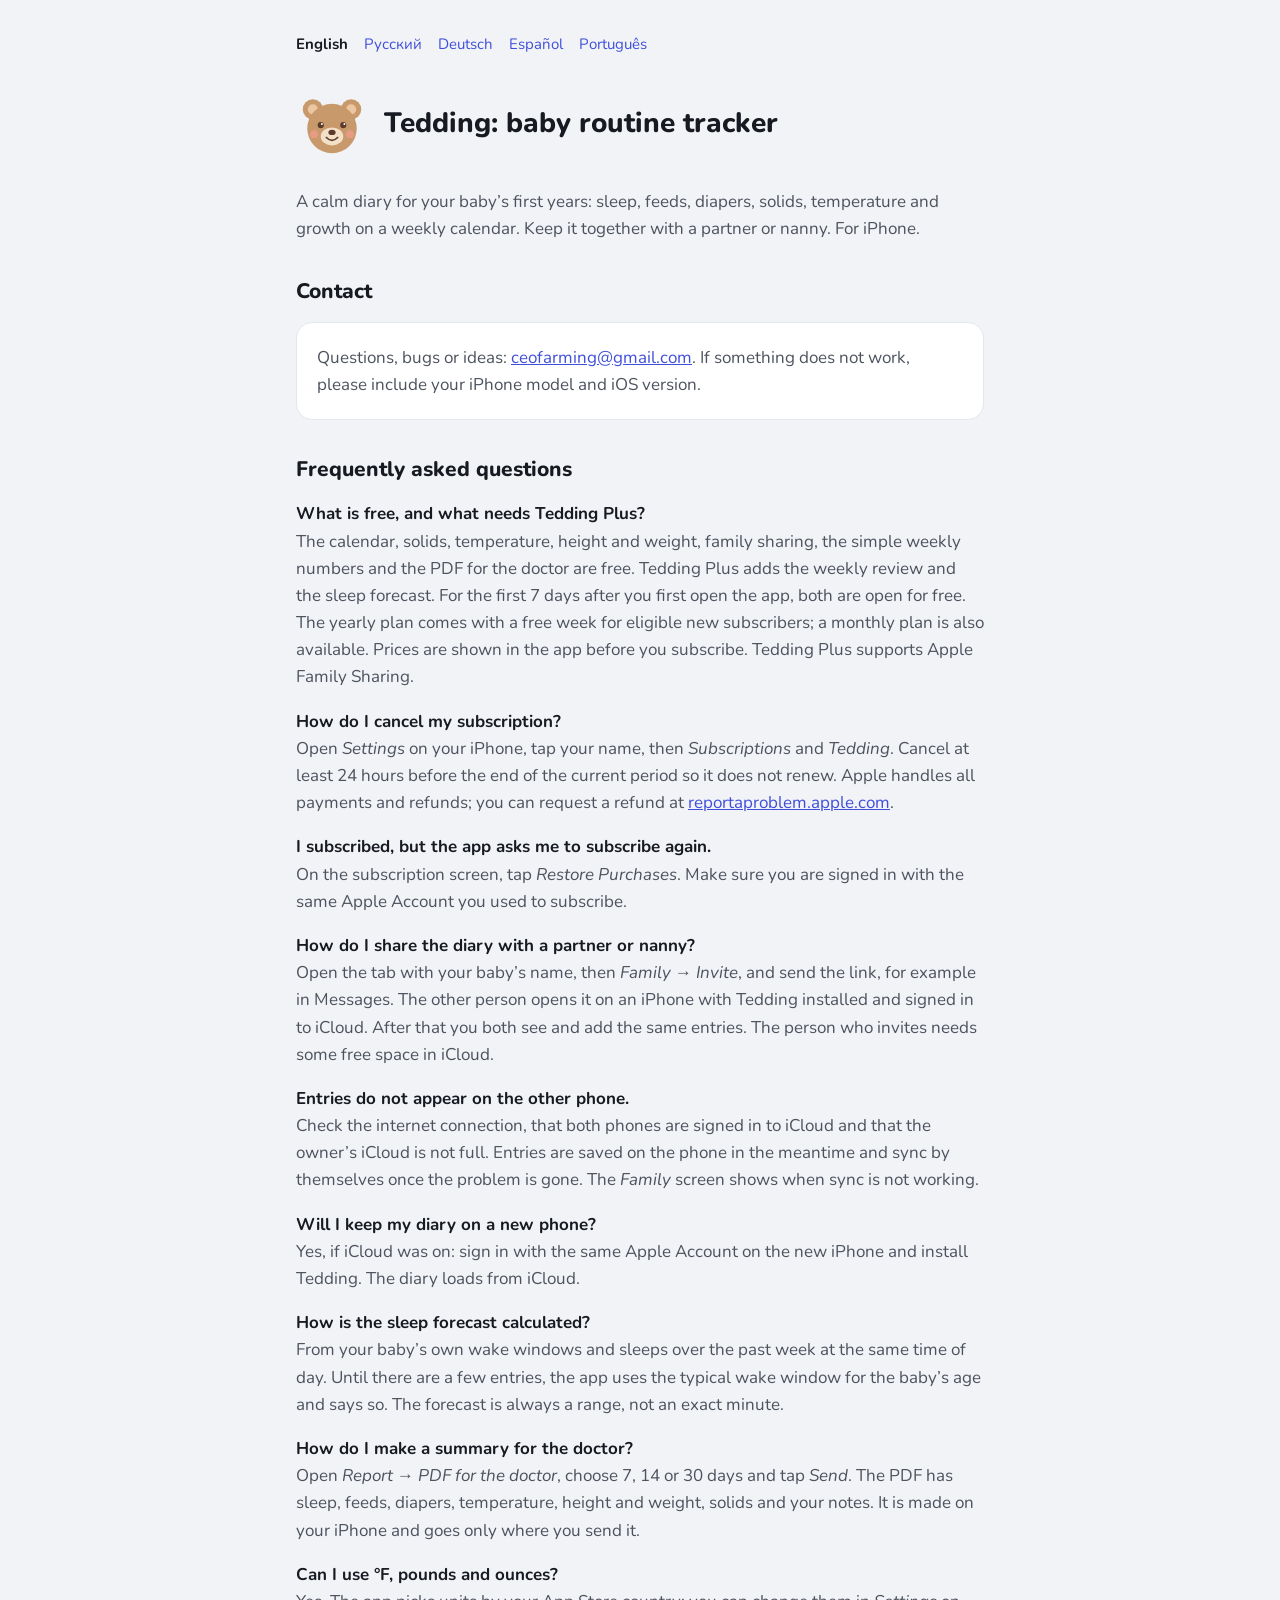
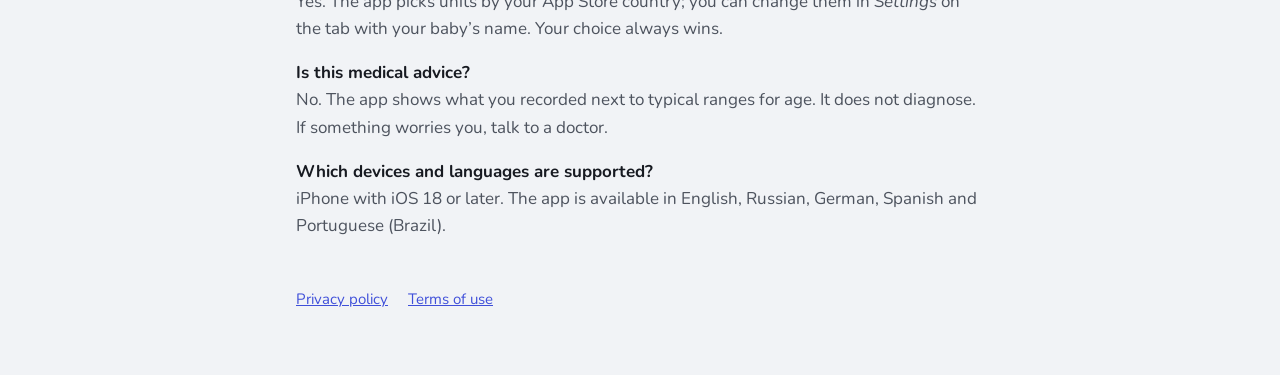
<file: index.html>
<!doctype html>
<html lang="en">
<head>
  <meta charset="utf-8">
  <meta name="viewport" content="width=device-width, initial-scale=1">
  <title>Tedding — Support</title>
  <meta name="description" content="Help and contact for Tedding: baby routine tracker for iPhone.">
  <link rel="icon" href="icon.svg" type="image/svg+xml">
  <link rel="preconnect" href="https://fonts.googleapis.com">
  <link rel="preconnect" href="https://fonts.gstatic.com" crossorigin>
  <link rel="stylesheet" href="https://fonts.googleapis.com/css2?family=Nunito:wght@400;700;800&display=swap">
  <link rel="stylesheet" href="style.css">
  <link rel="alternate" hreflang="en" href="https://teslavr.github.io/tedding/">
  <link rel="alternate" hreflang="ru" href="https://teslavr.github.io/tedding/ru/">
  <link rel="alternate" hreflang="de" href="https://teslavr.github.io/tedding/de/">
  <link rel="alternate" hreflang="es" href="https://teslavr.github.io/tedding/es/">
  <link rel="alternate" hreflang="pt-BR" href="https://teslavr.github.io/tedding/pt/">
</head>
<body>
<main>
  <nav class="langs" aria-label="Language">
    <a href="./" aria-current="page">English</a>
    <a href="ru/" hreflang="ru">Русский</a>
    <a href="de/" hreflang="de">Deutsch</a>
    <a href="es/" hreflang="es">Español</a>
    <a href="pt/" hreflang="pt-BR">Português</a>
  </nav>
  <header>
    <img src="icon.svg" alt="">
    <h1>Tedding: baby routine tracker</h1>
  </header>

  <p>A calm diary for your baby’s first years: sleep, feeds, diapers, solids, temperature and growth on
  a weekly calendar. Keep it together with a partner or nanny. For iPhone.</p>

  <h2>Contact</h2>
  <div class="card">
    <p>Questions, bugs or ideas: <a href="mailto:ceofarming@gmail.com">ceofarming@gmail.com</a>.
    If something does not work, please include your iPhone model and iOS version.</p>
  </div>

  <h2>Frequently asked questions</h2>

  <p><strong>What is free, and what needs Tedding Plus?</strong><br>
  The calendar, solids, temperature, height and weight, family sharing, the simple weekly numbers and the
  PDF for the doctor are free. Tedding Plus adds the weekly review and the sleep forecast. For the first 7 days after you first
  open the app, both are open for free. The yearly plan comes with a free week for eligible new
  subscribers; a monthly plan is also available. Prices are shown in the app before you subscribe.
  Tedding Plus supports Apple Family Sharing.</p>

  <p><strong>How do I cancel my subscription?</strong><br>
  Open <em>Settings</em> on your iPhone, tap your name, then <em>Subscriptions</em> and <em>Tedding</em>.
  Cancel at least 24 hours before the end of the current period so it does not renew. Apple handles all
  payments and refunds; you can request a refund at
  <a href="https://reportaproblem.apple.com/">reportaproblem.apple.com</a>.</p>

  <p><strong>I subscribed, but the app asks me to subscribe again.</strong><br>
  On the subscription screen, tap <em>Restore Purchases</em>. Make sure you are signed in with the same
  Apple Account you used to subscribe.</p>

  <p><strong>How do I share the diary with a partner or nanny?</strong><br>
  Open the tab with your baby’s name, then <em>Family</em> → <em>Invite</em>, and send the link, for
  example in Messages. The other person opens it on an iPhone with Tedding installed and signed in to
  iCloud. After that you both see and add the same entries. The person who invites needs some free space
  in iCloud.</p>

  <p><strong>Entries do not appear on the other phone.</strong><br>
  Check the internet connection, that both phones are signed in to iCloud and that the owner’s iCloud is
  not full. Entries are saved on the phone in the meantime and sync by themselves once the problem is
  gone. The <em>Family</em> screen shows when sync is not working.</p>

  <p><strong>Will I keep my diary on a new phone?</strong><br>
  Yes, if iCloud was on: sign in with the same Apple Account on the new iPhone and install Tedding. The
  diary loads from iCloud.</p>

  <p><strong>How is the sleep forecast calculated?</strong><br>
  From your baby’s own wake windows and sleeps over the past week at the same time of day. Until there
  are a few entries, the app uses the typical wake window for the baby’s age and says so. The forecast is
  always a range, not an exact minute.</p>

  <p><strong>How do I make a summary for the doctor?</strong><br>
  Open <em>Report</em> → <em>PDF for the doctor</em>, choose 7, 14 or 30 days and tap <em>Send</em>. The PDF
  has sleep, feeds, diapers, temperature, height and weight, solids and your notes. It is made on your
  iPhone and goes only where you send it.</p>

  <p><strong>Can I use °F, pounds and ounces?</strong><br>
  Yes. The app picks units by your App Store country; you can change them in <em>Settings</em> on the tab
  with your baby’s name. Your choice always wins.</p>

  <p><strong>Is this medical advice?</strong><br>
  No. The app shows what you recorded next to typical ranges for age. It does not diagnose. If something
  worries you, talk to a doctor.</p>

  <p><strong>Which devices and languages are supported?</strong><br>
  iPhone with iOS 18 or later. The app is available in English, Russian, German, Spanish and Portuguese
  (Brazil).</p>

  <nav class="foot">
    <a href="privacy.html">Privacy policy</a>
    <a href="https://www.apple.com/legal/internet-services/itunes/dev/stdeula/">Terms of use</a>
  </nav>
</main>
</body>
</html>
</file>
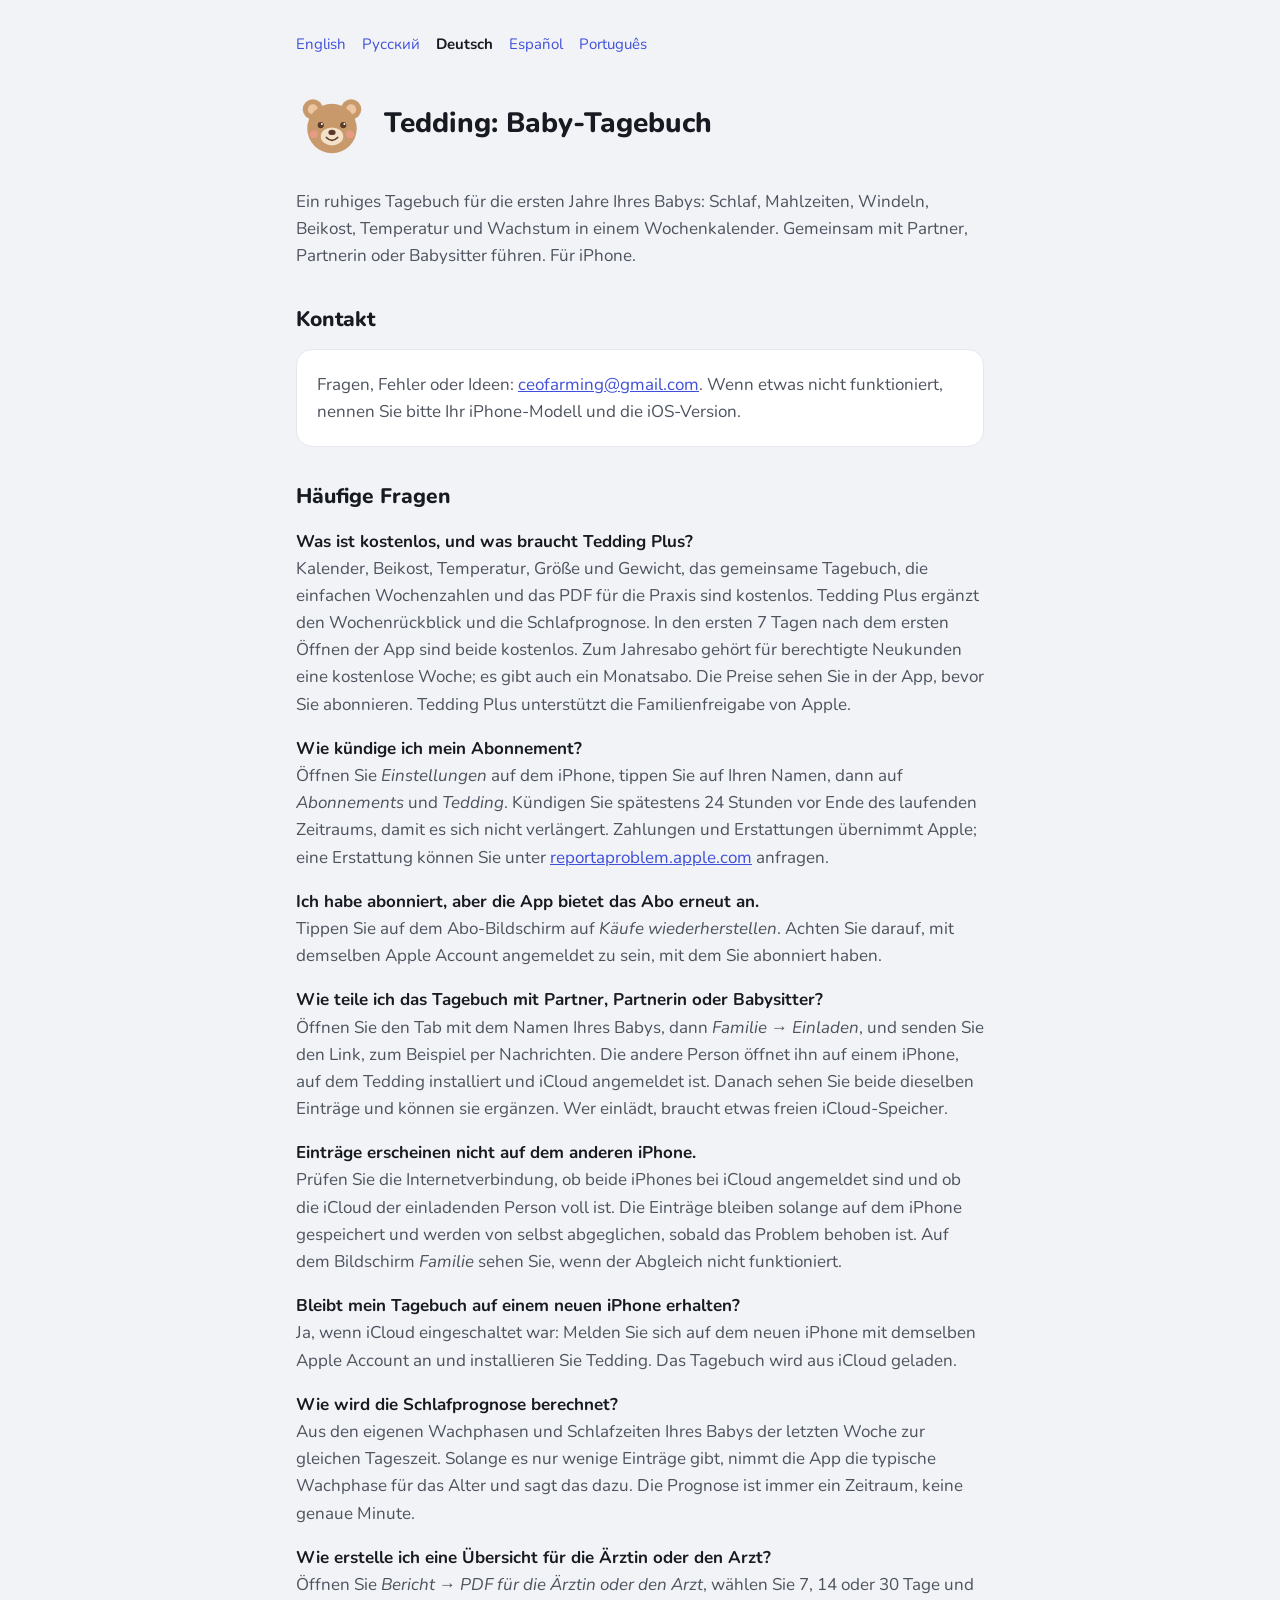
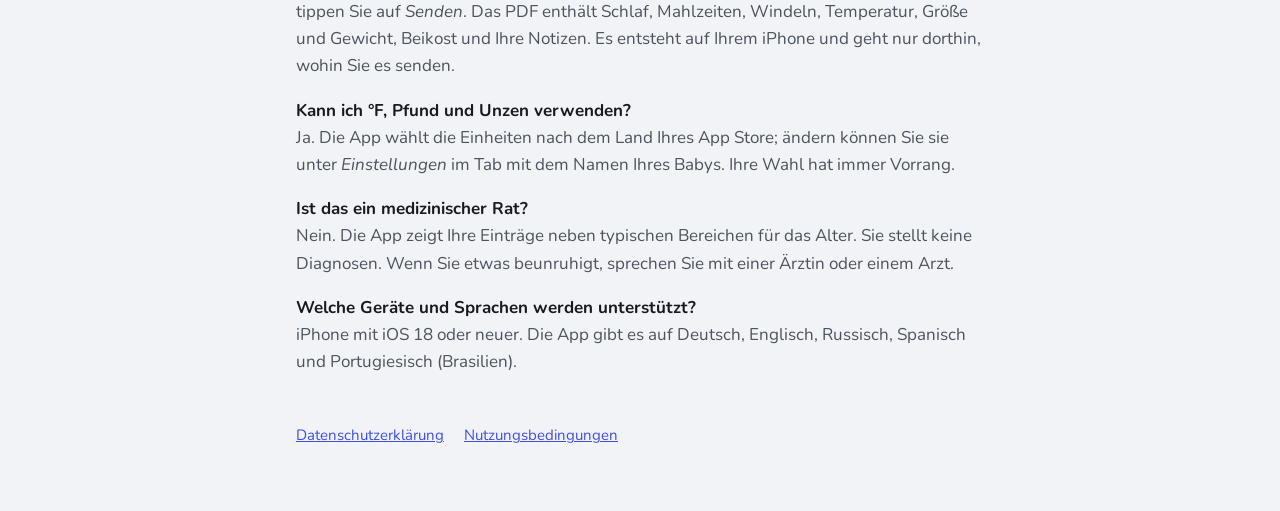
<file: de/index.html>
<!doctype html>
<html lang="de">
<head>
  <meta charset="utf-8">
  <meta name="viewport" content="width=device-width, initial-scale=1">
  <title>Tedding — Support</title>
  <meta name="description" content="Hilfe und Kontakt für Tedding: baby routine tracker für iPhone.">
  <link rel="icon" href="../icon.svg" type="image/svg+xml">
  <link rel="preconnect" href="https://fonts.googleapis.com">
  <link rel="preconnect" href="https://fonts.gstatic.com" crossorigin>
  <link rel="stylesheet" href="https://fonts.googleapis.com/css2?family=Nunito:wght@400;700;800&display=swap">
  <link rel="stylesheet" href="../style.css">
  <link rel="alternate" hreflang="en" href="https://teslavr.github.io/tedding/">
  <link rel="alternate" hreflang="ru" href="https://teslavr.github.io/tedding/ru/">
  <link rel="alternate" hreflang="de" href="https://teslavr.github.io/tedding/de/">
  <link rel="alternate" hreflang="es" href="https://teslavr.github.io/tedding/es/">
  <link rel="alternate" hreflang="pt-BR" href="https://teslavr.github.io/tedding/pt/">
</head>
<body>
<main>
  <nav class="langs" aria-label="Language">
    <a href="../" hreflang="en">English</a>
    <a href="../ru/" hreflang="ru">Русский</a>
    <a href="./" aria-current="page">Deutsch</a>
    <a href="../es/" hreflang="es">Español</a>
    <a href="../pt/" hreflang="pt-BR">Português</a>
  </nav>
  <header>
    <img src="../icon.svg" alt="">
    <h1>Tedding: Baby-Tagebuch</h1>
  </header>

  <p>Ein ruhiges Tagebuch für die ersten Jahre Ihres Babys: Schlaf, Mahlzeiten, Windeln, Beikost,
  Temperatur und Wachstum in einem Wochenkalender. Gemeinsam mit Partner, Partnerin oder Babysitter
  führen. Für iPhone.</p>

  <h2>Kontakt</h2>
  <div class="card">
    <p>Fragen, Fehler oder Ideen: <a href="mailto:ceofarming@gmail.com">ceofarming@gmail.com</a>.
    Wenn etwas nicht funktioniert, nennen Sie bitte Ihr iPhone-Modell und die iOS-Version.</p>
  </div>

  <h2>Häufige Fragen</h2>

  <p><strong>Was ist kostenlos, und was braucht Tedding Plus?</strong><br>
  Kalender, Beikost, Temperatur, Größe und Gewicht, das gemeinsame Tagebuch, die einfachen
  Wochenzahlen und das PDF für die Praxis sind kostenlos. Tedding Plus ergänzt den Wochenrückblick und die Schlafprognose. In den
  ersten 7 Tagen nach dem ersten Öffnen der App sind beide kostenlos. Zum Jahresabo gehört für
  berechtigte Neukunden eine kostenlose Woche; es gibt auch ein Monatsabo. Die Preise sehen Sie in der
  App, bevor Sie abonnieren. Tedding Plus unterstützt die Familienfreigabe von Apple.</p>

  <p><strong>Wie kündige ich mein Abonnement?</strong><br>
  Öffnen Sie <em>Einstellungen</em> auf dem iPhone, tippen Sie auf Ihren Namen, dann auf
  <em>Abonnements</em> und <em>Tedding</em>. Kündigen Sie spätestens 24 Stunden vor Ende des laufenden
  Zeitraums, damit es sich nicht verlängert. Zahlungen und Erstattungen übernimmt Apple; eine Erstattung
  können Sie unter <a href="https://reportaproblem.apple.com/">reportaproblem.apple.com</a> anfragen.</p>

  <p><strong>Ich habe abonniert, aber die App bietet das Abo erneut an.</strong><br>
  Tippen Sie auf dem Abo-Bildschirm auf <em>Käufe wiederherstellen</em>. Achten Sie darauf, mit demselben
  Apple Account angemeldet zu sein, mit dem Sie abonniert haben.</p>

  <p><strong>Wie teile ich das Tagebuch mit Partner, Partnerin oder Babysitter?</strong><br>
  Öffnen Sie den Tab mit dem Namen Ihres Babys, dann <em>Familie</em> → <em>Einladen</em>, und senden Sie
  den Link, zum Beispiel per Nachrichten. Die andere Person öffnet ihn auf einem iPhone, auf dem Tedding
  installiert und iCloud angemeldet ist. Danach sehen Sie beide dieselben Einträge und können sie
  ergänzen. Wer einlädt, braucht etwas freien iCloud-Speicher.</p>

  <p><strong>Einträge erscheinen nicht auf dem anderen iPhone.</strong><br>
  Prüfen Sie die Internetverbindung, ob beide iPhones bei iCloud angemeldet sind und ob die iCloud der
  einladenden Person voll ist. Die Einträge bleiben solange auf dem iPhone gespeichert und werden von
  selbst abgeglichen, sobald das Problem behoben ist. Auf dem Bildschirm <em>Familie</em> sehen Sie, wenn
  der Abgleich nicht funktioniert.</p>

  <p><strong>Bleibt mein Tagebuch auf einem neuen iPhone erhalten?</strong><br>
  Ja, wenn iCloud eingeschaltet war: Melden Sie sich auf dem neuen iPhone mit demselben Apple Account an
  und installieren Sie Tedding. Das Tagebuch wird aus iCloud geladen.</p>

  <p><strong>Wie wird die Schlafprognose berechnet?</strong><br>
  Aus den eigenen Wachphasen und Schlafzeiten Ihres Babys der letzten Woche zur gleichen Tageszeit.
  Solange es nur wenige Einträge gibt, nimmt die App die typische Wachphase für das Alter und sagt das
  dazu. Die Prognose ist immer ein Zeitraum, keine genaue Minute.</p>

  <p><strong>Wie erstelle ich eine Übersicht für die Ärztin oder den Arzt?</strong><br>
  Öffnen Sie <em>Bericht</em> → <em>PDF für die Ärztin oder den Arzt</em>, wählen Sie 7, 14 oder 30 Tage und
  tippen Sie auf <em>Senden</em>. Das PDF enthält Schlaf, Mahlzeiten, Windeln, Temperatur, Größe und Gewicht,
  Beikost und Ihre Notizen. Es entsteht auf Ihrem iPhone und geht nur dorthin, wohin Sie es senden.</p>

  <p><strong>Kann ich °F, Pfund und Unzen verwenden?</strong><br>
  Ja. Die App wählt die Einheiten nach dem Land Ihres App Store; ändern können Sie sie unter
  <em>Einstellungen</em> im Tab mit dem Namen Ihres Babys. Ihre Wahl hat immer Vorrang.</p>

  <p><strong>Ist das ein medizinischer Rat?</strong><br>
  Nein. Die App zeigt Ihre Einträge neben typischen Bereichen für das Alter. Sie stellt keine Diagnosen.
  Wenn Sie etwas beunruhigt, sprechen Sie mit einer Ärztin oder einem Arzt.</p>

  <p><strong>Welche Geräte und Sprachen werden unterstützt?</strong><br>
  iPhone mit iOS 18 oder neuer. Die App gibt es auf Deutsch, Englisch, Russisch, Spanisch und
  Portugiesisch (Brasilien).</p>

  <nav class="foot">
    <a href="privacy.html">Datenschutzerklärung</a>
    <a href="https://www.apple.com/legal/internet-services/itunes/dev/stdeula/">Nutzungsbedingungen</a>
  </nav>
</main>
</body>
</html>
</file>
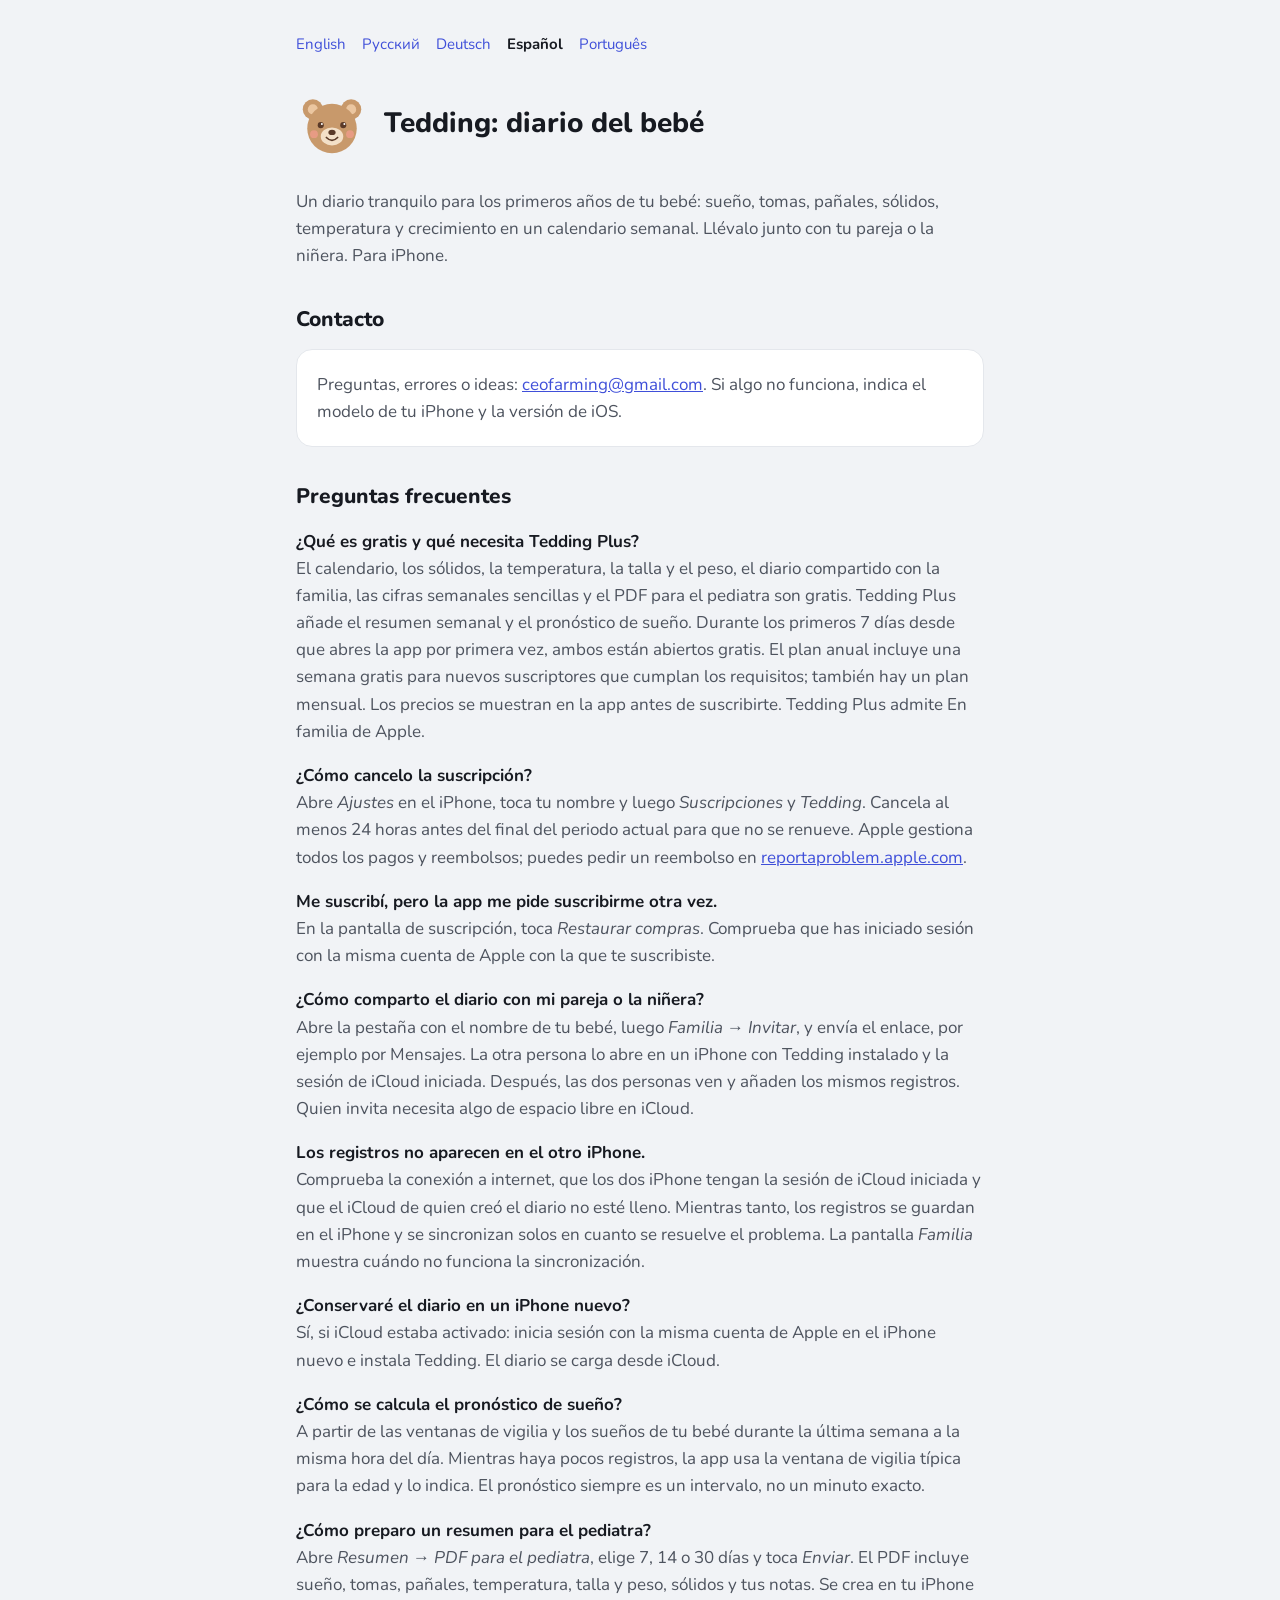
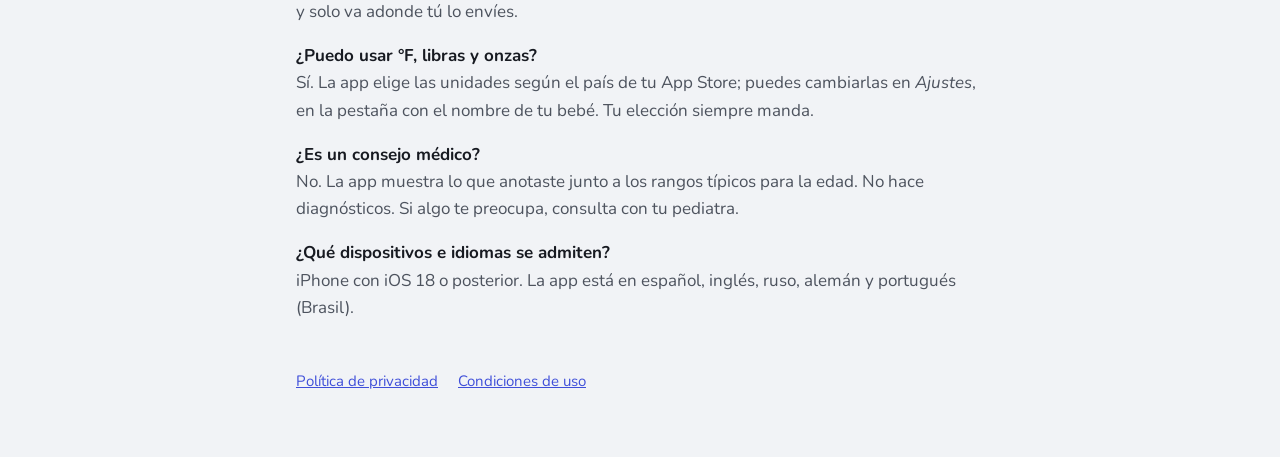
<file: es/index.html>
<!doctype html>
<html lang="es">
<head>
  <meta charset="utf-8">
  <meta name="viewport" content="width=device-width, initial-scale=1">
  <title>Tedding — Soporte</title>
  <meta name="description" content="Ayuda y contacto de Tedding: baby routine tracker para iPhone.">
  <link rel="icon" href="../icon.svg" type="image/svg+xml">
  <link rel="preconnect" href="https://fonts.googleapis.com">
  <link rel="preconnect" href="https://fonts.gstatic.com" crossorigin>
  <link rel="stylesheet" href="https://fonts.googleapis.com/css2?family=Nunito:wght@400;700;800&display=swap">
  <link rel="stylesheet" href="../style.css">
  <link rel="alternate" hreflang="en" href="https://teslavr.github.io/tedding/">
  <link rel="alternate" hreflang="ru" href="https://teslavr.github.io/tedding/ru/">
  <link rel="alternate" hreflang="de" href="https://teslavr.github.io/tedding/de/">
  <link rel="alternate" hreflang="es" href="https://teslavr.github.io/tedding/es/">
  <link rel="alternate" hreflang="pt-BR" href="https://teslavr.github.io/tedding/pt/">
</head>
<body>
<main>
  <nav class="langs" aria-label="Language">
    <a href="../" hreflang="en">English</a>
    <a href="../ru/" hreflang="ru">Русский</a>
    <a href="../de/" hreflang="de">Deutsch</a>
    <a href="./" aria-current="page">Español</a>
    <a href="../pt/" hreflang="pt-BR">Português</a>
  </nav>
  <header>
    <img src="../icon.svg" alt="">
    <h1>Tedding: diario del bebé</h1>
  </header>

  <p>Un diario tranquilo para los primeros años de tu bebé: sueño, tomas, pañales, sólidos, temperatura y
  crecimiento en un calendario semanal. Llévalo junto con tu pareja o la niñera. Para iPhone.</p>

  <h2>Contacto</h2>
  <div class="card">
    <p>Preguntas, errores o ideas: <a href="mailto:ceofarming@gmail.com">ceofarming@gmail.com</a>.
    Si algo no funciona, indica el modelo de tu iPhone y la versión de iOS.</p>
  </div>

  <h2>Preguntas frecuentes</h2>

  <p><strong>¿Qué es gratis y qué necesita Tedding Plus?</strong><br>
  El calendario, los sólidos, la temperatura, la talla y el peso, el diario compartido con la familia,
  las cifras semanales sencillas y el PDF para el pediatra son gratis. Tedding Plus añade el resumen semanal y el pronóstico de
  sueño. Durante los primeros 7 días desde que abres la app por primera vez, ambos están abiertos gratis.
  El plan anual incluye una semana gratis para nuevos suscriptores que cumplan los requisitos; también hay
  un plan mensual. Los precios se muestran en la app antes de suscribirte. Tedding Plus admite En familia
  de Apple.</p>

  <p><strong>¿Cómo cancelo la suscripción?</strong><br>
  Abre <em>Ajustes</em> en el iPhone, toca tu nombre y luego <em>Suscripciones</em> y <em>Tedding</em>.
  Cancela al menos 24 horas antes del final del periodo actual para que no se renueve. Apple gestiona
  todos los pagos y reembolsos; puedes pedir un reembolso en
  <a href="https://reportaproblem.apple.com/">reportaproblem.apple.com</a>.</p>

  <p><strong>Me suscribí, pero la app me pide suscribirme otra vez.</strong><br>
  En la pantalla de suscripción, toca <em>Restaurar compras</em>. Comprueba que has iniciado sesión con la
  misma cuenta de Apple con la que te suscribiste.</p>

  <p><strong>¿Cómo comparto el diario con mi pareja o la niñera?</strong><br>
  Abre la pestaña con el nombre de tu bebé, luego <em>Familia</em> → <em>Invitar</em>, y envía el enlace,
  por ejemplo por Mensajes. La otra persona lo abre en un iPhone con Tedding instalado y la sesión de
  iCloud iniciada. Después, las dos personas ven y añaden los mismos registros. Quien invita necesita algo
  de espacio libre en iCloud.</p>

  <p><strong>Los registros no aparecen en el otro iPhone.</strong><br>
  Comprueba la conexión a internet, que los dos iPhone tengan la sesión de iCloud iniciada y que el iCloud
  de quien creó el diario no esté lleno. Mientras tanto, los registros se guardan en el iPhone y se
  sincronizan solos en cuanto se resuelve el problema. La pantalla <em>Familia</em> muestra cuándo no
  funciona la sincronización.</p>

  <p><strong>¿Conservaré el diario en un iPhone nuevo?</strong><br>
  Sí, si iCloud estaba activado: inicia sesión con la misma cuenta de Apple en el iPhone nuevo e instala
  Tedding. El diario se carga desde iCloud.</p>

  <p><strong>¿Cómo se calcula el pronóstico de sueño?</strong><br>
  A partir de las ventanas de vigilia y los sueños de tu bebé durante la última semana a la misma hora del
  día. Mientras haya pocos registros, la app usa la ventana de vigilia típica para la edad y lo indica. El
  pronóstico siempre es un intervalo, no un minuto exacto.</p>

  <p><strong>¿Cómo preparo un resumen para el pediatra?</strong><br>
  Abre <em>Resumen</em> → <em>PDF para el pediatra</em>, elige 7, 14 o 30 días y toca <em>Enviar</em>. El PDF
  incluye sueño, tomas, pañales, temperatura, talla y peso, sólidos y tus notas. Se crea en tu iPhone y solo
  va adonde tú lo envíes.</p>

  <p><strong>¿Puedo usar °F, libras y onzas?</strong><br>
  Sí. La app elige las unidades según el país de tu App Store; puedes cambiarlas en <em>Ajustes</em>, en la
  pestaña con el nombre de tu bebé. Tu elección siempre manda.</p>

  <p><strong>¿Es un consejo médico?</strong><br>
  No. La app muestra lo que anotaste junto a los rangos típicos para la edad. No hace diagnósticos. Si
  algo te preocupa, consulta con tu pediatra.</p>

  <p><strong>¿Qué dispositivos e idiomas se admiten?</strong><br>
  iPhone con iOS 18 o posterior. La app está en español, inglés, ruso, alemán y portugués (Brasil).</p>

  <nav class="foot">
    <a href="privacy.html">Política de privacidad</a>
    <a href="https://www.apple.com/legal/internet-services/itunes/dev/stdeula/">Condiciones de uso</a>
  </nav>
</main>
</body>
</html>
</file>
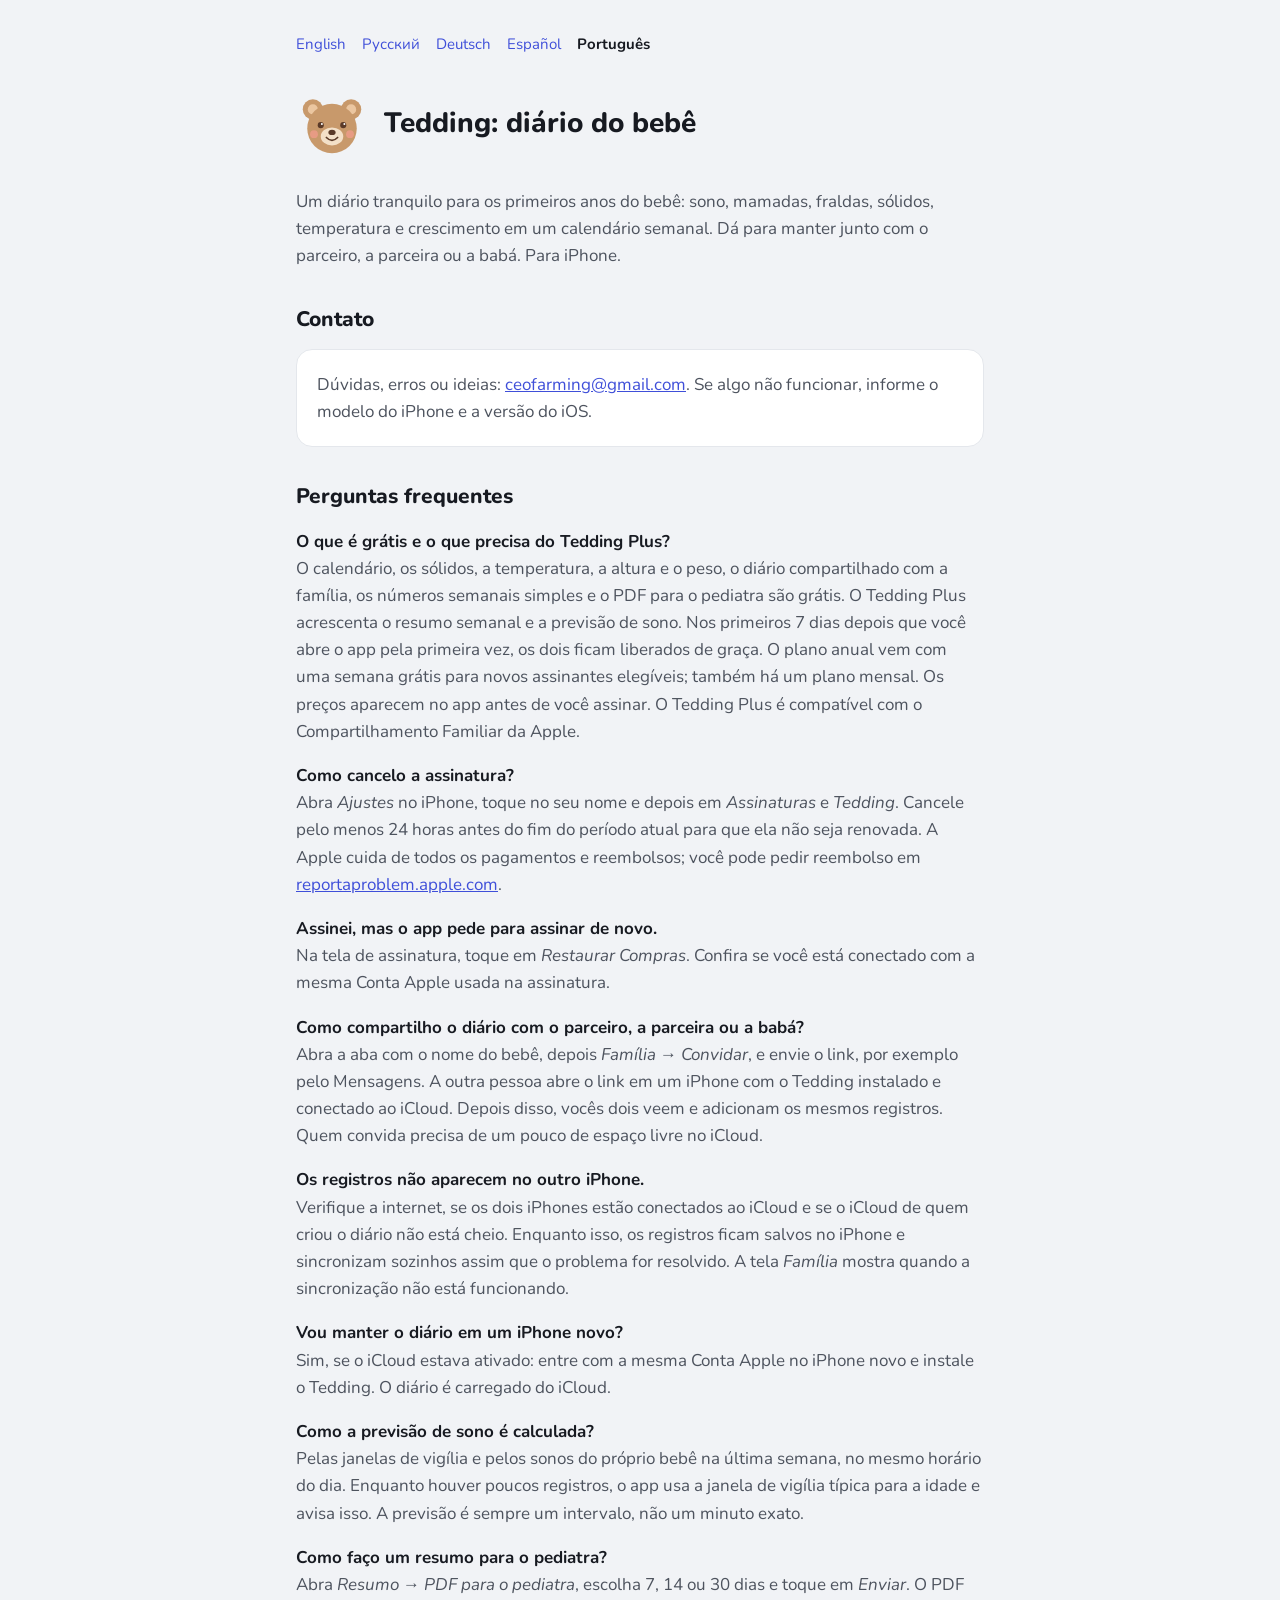
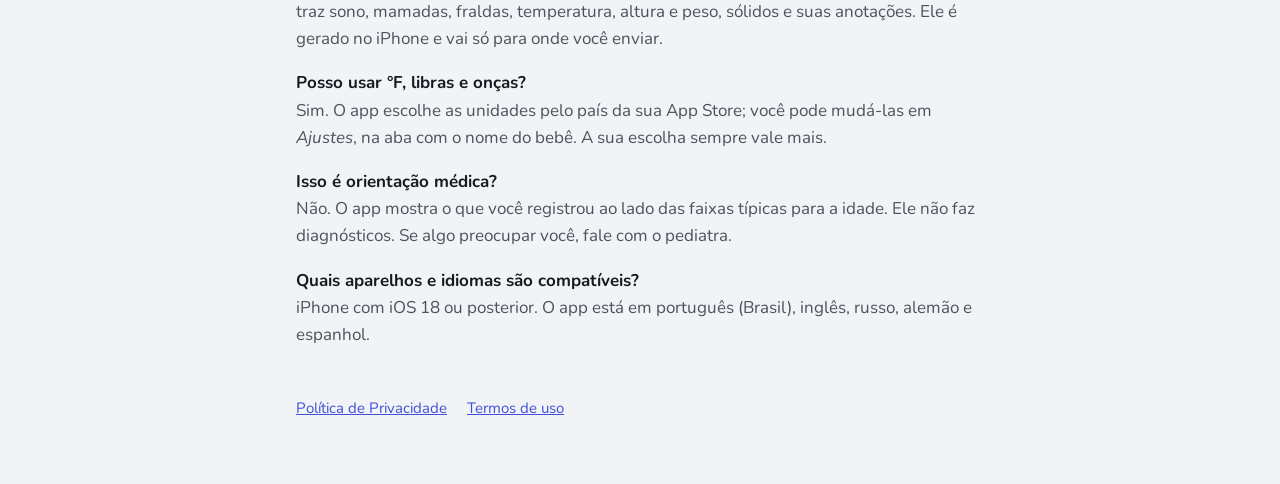
<file: pt/index.html>
<!doctype html>
<html lang="pt-BR">
<head>
  <meta charset="utf-8">
  <meta name="viewport" content="width=device-width, initial-scale=1">
  <title>Tedding — Suporte</title>
  <meta name="description" content="Ajuda e contato do Tedding: baby routine tracker para iPhone.">
  <link rel="icon" href="../icon.svg" type="image/svg+xml">
  <link rel="preconnect" href="https://fonts.googleapis.com">
  <link rel="preconnect" href="https://fonts.gstatic.com" crossorigin>
  <link rel="stylesheet" href="https://fonts.googleapis.com/css2?family=Nunito:wght@400;700;800&display=swap">
  <link rel="stylesheet" href="../style.css">
  <link rel="alternate" hreflang="en" href="https://teslavr.github.io/tedding/">
  <link rel="alternate" hreflang="ru" href="https://teslavr.github.io/tedding/ru/">
  <link rel="alternate" hreflang="de" href="https://teslavr.github.io/tedding/de/">
  <link rel="alternate" hreflang="es" href="https://teslavr.github.io/tedding/es/">
  <link rel="alternate" hreflang="pt-BR" href="https://teslavr.github.io/tedding/pt/">
</head>
<body>
<main>
  <nav class="langs" aria-label="Language">
    <a href="../" hreflang="en">English</a>
    <a href="../ru/" hreflang="ru">Русский</a>
    <a href="../de/" hreflang="de">Deutsch</a>
    <a href="../es/" hreflang="es">Español</a>
    <a href="./" aria-current="page">Português</a>
  </nav>
  <header>
    <img src="../icon.svg" alt="">
    <h1>Tedding: diário do bebê</h1>
  </header>

  <p>Um diário tranquilo para os primeiros anos do bebê: sono, mamadas, fraldas, sólidos, temperatura e
  crescimento em um calendário semanal. Dá para manter junto com o parceiro, a parceira ou a babá. Para
  iPhone.</p>

  <h2>Contato</h2>
  <div class="card">
    <p>Dúvidas, erros ou ideias: <a href="mailto:ceofarming@gmail.com">ceofarming@gmail.com</a>.
    Se algo não funcionar, informe o modelo do iPhone e a versão do iOS.</p>
  </div>

  <h2>Perguntas frequentes</h2>

  <p><strong>O que é grátis e o que precisa do Tedding Plus?</strong><br>
  O calendário, os sólidos, a temperatura, a altura e o peso, o diário compartilhado com a família, os
  números semanais simples e o PDF para o pediatra são grátis. O Tedding Plus acrescenta o resumo semanal e a previsão de sono. Nos
  primeiros 7 dias depois que você abre o app pela primeira vez, os dois ficam liberados de graça. O plano
  anual vem com uma semana grátis para novos assinantes elegíveis; também há um plano mensal. Os preços
  aparecem no app antes de você assinar. O Tedding Plus é compatível com o Compartilhamento Familiar da
  Apple.</p>

  <p><strong>Como cancelo a assinatura?</strong><br>
  Abra <em>Ajustes</em> no iPhone, toque no seu nome e depois em <em>Assinaturas</em> e
  <em>Tedding</em>. Cancele pelo menos 24 horas antes do fim do período atual para que ela não seja
  renovada. A Apple cuida de todos os pagamentos e reembolsos; você pode pedir reembolso em
  <a href="https://reportaproblem.apple.com/">reportaproblem.apple.com</a>.</p>

  <p><strong>Assinei, mas o app pede para assinar de novo.</strong><br>
  Na tela de assinatura, toque em <em>Restaurar Compras</em>. Confira se você está conectado com a mesma
  Conta Apple usada na assinatura.</p>

  <p><strong>Como compartilho o diário com o parceiro, a parceira ou a babá?</strong><br>
  Abra a aba com o nome do bebê, depois <em>Família</em> → <em>Convidar</em>, e envie o link, por exemplo
  pelo Mensagens. A outra pessoa abre o link em um iPhone com o Tedding instalado e conectado ao iCloud.
  Depois disso, vocês dois veem e adicionam os mesmos registros. Quem convida precisa de um pouco de
  espaço livre no iCloud.</p>

  <p><strong>Os registros não aparecem no outro iPhone.</strong><br>
  Verifique a internet, se os dois iPhones estão conectados ao iCloud e se o iCloud de quem criou o diário
  não está cheio. Enquanto isso, os registros ficam salvos no iPhone e sincronizam sozinhos assim que o
  problema for resolvido. A tela <em>Família</em> mostra quando a sincronização não está funcionando.</p>

  <p><strong>Vou manter o diário em um iPhone novo?</strong><br>
  Sim, se o iCloud estava ativado: entre com a mesma Conta Apple no iPhone novo e instale o Tedding. O
  diário é carregado do iCloud.</p>

  <p><strong>Como a previsão de sono é calculada?</strong><br>
  Pelas janelas de vigília e pelos sonos do próprio bebê na última semana, no mesmo horário do dia.
  Enquanto houver poucos registros, o app usa a janela de vigília típica para a idade e avisa isso. A
  previsão é sempre um intervalo, não um minuto exato.</p>

  <p><strong>Como faço um resumo para o pediatra?</strong><br>
  Abra <em>Resumo</em> → <em>PDF para o pediatra</em>, escolha 7, 14 ou 30 dias e toque em <em>Enviar</em>.
  O PDF traz sono, mamadas, fraldas, temperatura, altura e peso, sólidos e suas anotações. Ele é gerado no
  iPhone e vai só para onde você enviar.</p>

  <p><strong>Posso usar °F, libras e onças?</strong><br>
  Sim. O app escolhe as unidades pelo país da sua App Store; você pode mudá-las em <em>Ajustes</em>, na aba
  com o nome do bebê. A sua escolha sempre vale mais.</p>

  <p><strong>Isso é orientação médica?</strong><br>
  Não. O app mostra o que você registrou ao lado das faixas típicas para a idade. Ele não faz diagnósticos.
  Se algo preocupar você, fale com o pediatra.</p>

  <p><strong>Quais aparelhos e idiomas são compatíveis?</strong><br>
  iPhone com iOS 18 ou posterior. O app está em português (Brasil), inglês, russo, alemão e espanhol.</p>

  <nav class="foot">
    <a href="privacy.html">Política de Privacidade</a>
    <a href="https://www.apple.com/legal/internet-services/itunes/dev/stdeula/">Termos de uso</a>
  </nav>
</main>
</body>
</html>
</file>
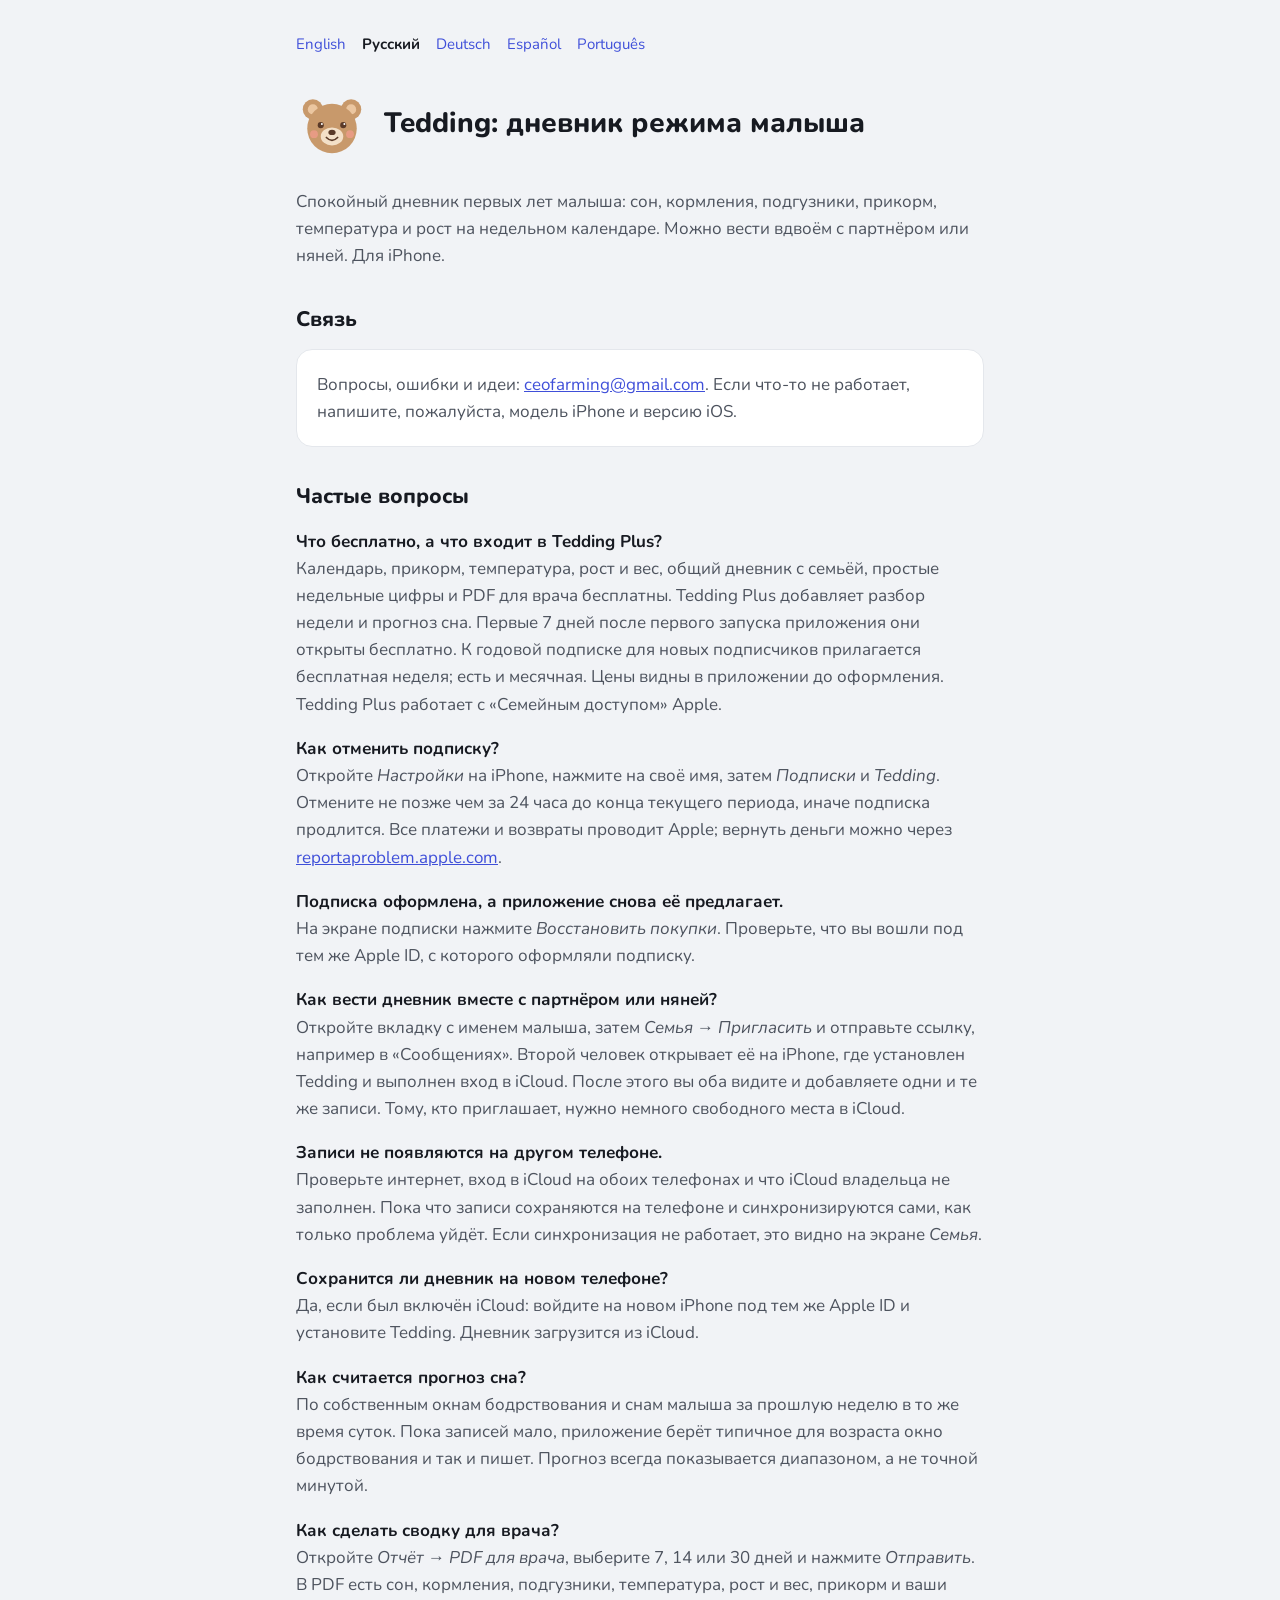
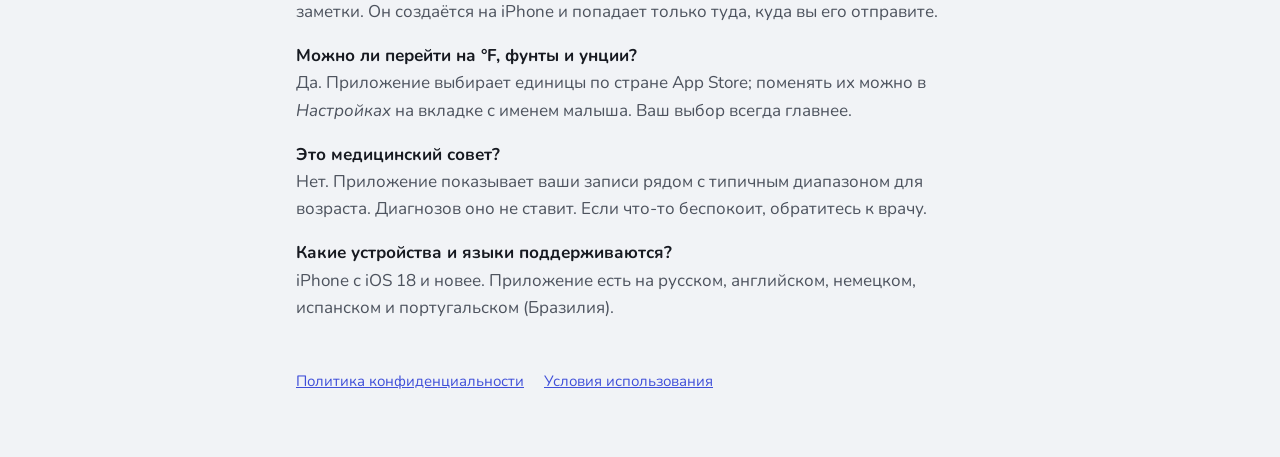
<file: ru/index.html>
<!doctype html>
<html lang="ru">
<head>
  <meta charset="utf-8">
  <meta name="viewport" content="width=device-width, initial-scale=1">
  <title>Tedding — Поддержка</title>
  <meta name="description" content="Помощь и связь для Tedding, дневника режима малыша для iPhone.">
  <link rel="icon" href="../icon.svg" type="image/svg+xml">
  <link rel="preconnect" href="https://fonts.googleapis.com">
  <link rel="preconnect" href="https://fonts.gstatic.com" crossorigin>
  <link rel="stylesheet" href="https://fonts.googleapis.com/css2?family=Nunito:wght@400;700;800&display=swap">
  <link rel="stylesheet" href="../style.css">
  <link rel="alternate" hreflang="en" href="https://teslavr.github.io/tedding/">
  <link rel="alternate" hreflang="ru" href="https://teslavr.github.io/tedding/ru/">
  <link rel="alternate" hreflang="de" href="https://teslavr.github.io/tedding/de/">
  <link rel="alternate" hreflang="es" href="https://teslavr.github.io/tedding/es/">
  <link rel="alternate" hreflang="pt-BR" href="https://teslavr.github.io/tedding/pt/">
</head>
<body>
<main>
  <nav class="langs" aria-label="Language">
    <a href="../" hreflang="en">English</a>
    <a href="./" aria-current="page">Русский</a>
    <a href="../de/" hreflang="de">Deutsch</a>
    <a href="../es/" hreflang="es">Español</a>
    <a href="../pt/" hreflang="pt-BR">Português</a>
  </nav>
  <header>
    <img src="../icon.svg" alt="">
    <h1>Tedding: дневник режима малыша</h1>
  </header>

  <p>Спокойный дневник первых лет малыша: сон, кормления, подгузники, прикорм, температура и рост
  на недельном календаре. Можно вести вдвоём с партнёром или няней. Для iPhone.</p>

  <h2>Связь</h2>
  <div class="card">
    <p>Вопросы, ошибки и идеи: <a href="mailto:ceofarming@gmail.com">ceofarming@gmail.com</a>.
    Если что-то не работает, напишите, пожалуйста, модель iPhone и версию iOS.</p>
  </div>

  <h2>Частые вопросы</h2>

  <p><strong>Что бесплатно, а что входит в Tedding Plus?</strong><br>
  Календарь, прикорм, температура, рост и вес, общий дневник с семьёй, простые недельные цифры и PDF
  для врача бесплатны. Tedding Plus добавляет разбор недели и прогноз сна. Первые 7 дней после первого запуска
  приложения они открыты бесплатно. К годовой подписке для новых подписчиков прилагается бесплатная
  неделя; есть и месячная. Цены видны в приложении до оформления. Tedding Plus работает с «Семейным
  доступом» Apple.</p>

  <p><strong>Как отменить подписку?</strong><br>
  Откройте <em>Настройки</em> на iPhone, нажмите на своё имя, затем <em>Подписки</em> и <em>Tedding</em>.
  Отмените не позже чем за 24 часа до конца текущего периода, иначе подписка продлится. Все платежи и
  возвраты проводит Apple; вернуть деньги можно через
  <a href="https://reportaproblem.apple.com/">reportaproblem.apple.com</a>.</p>

  <p><strong>Подписка оформлена, а приложение снова её предлагает.</strong><br>
  На экране подписки нажмите <em>Восстановить покупки</em>. Проверьте, что вы вошли под тем же Apple ID,
  с которого оформляли подписку.</p>

  <p><strong>Как вести дневник вместе с партнёром или няней?</strong><br>
  Откройте вкладку с именем малыша, затем <em>Семья</em> → <em>Пригласить</em> и отправьте ссылку,
  например в «Сообщениях». Второй человек открывает её на iPhone, где установлен Tedding и выполнен вход
  в iCloud. После этого вы оба видите и добавляете одни и те же записи. Тому, кто приглашает, нужно
  немного свободного места в iCloud.</p>

  <p><strong>Записи не появляются на другом телефоне.</strong><br>
  Проверьте интернет, вход в iCloud на обоих телефонах и что iCloud владельца не заполнен. Пока что
  записи сохраняются на телефоне и синхронизируются сами, как только проблема уйдёт. Если синхронизация
  не работает, это видно на экране <em>Семья</em>.</p>

  <p><strong>Сохранится ли дневник на новом телефоне?</strong><br>
  Да, если был включён iCloud: войдите на новом iPhone под тем же Apple ID и установите Tedding. Дневник
  загрузится из iCloud.</p>

  <p><strong>Как считается прогноз сна?</strong><br>
  По собственным окнам бодрствования и снам малыша за прошлую неделю в то же время суток. Пока записей
  мало, приложение берёт типичное для возраста окно бодрствования и так и пишет. Прогноз всегда
  показывается диапазоном, а не точной минутой.</p>

  <p><strong>Как сделать сводку для врача?</strong><br>
  Откройте <em>Отчёт</em> → <em>PDF для врача</em>, выберите 7, 14 или 30 дней и нажмите <em>Отправить</em>.
  В PDF есть сон, кормления, подгузники, температура, рост и вес, прикорм и ваши заметки. Он создаётся на
  iPhone и попадает только туда, куда вы его отправите.</p>

  <p><strong>Можно ли перейти на °F, фунты и унции?</strong><br>
  Да. Приложение выбирает единицы по стране App Store; поменять их можно в <em>Настройках</em> на вкладке
  с именем малыша. Ваш выбор всегда главнее.</p>

  <p><strong>Это медицинский совет?</strong><br>
  Нет. Приложение показывает ваши записи рядом с типичным диапазоном для возраста. Диагнозов оно не
  ставит. Если что-то беспокоит, обратитесь к врачу.</p>

  <p><strong>Какие устройства и языки поддерживаются?</strong><br>
  iPhone с iOS 18 и новее. Приложение есть на русском, английском, немецком, испанском и португальском
  (Бразилия).</p>

  <nav class="foot">
    <a href="privacy.html">Политика конфиденциальности</a>
    <a href="https://www.apple.com/legal/internet-services/itunes/dev/stdeula/">Условия использования</a>
  </nav>
</main>
</body>
</html>
</file>
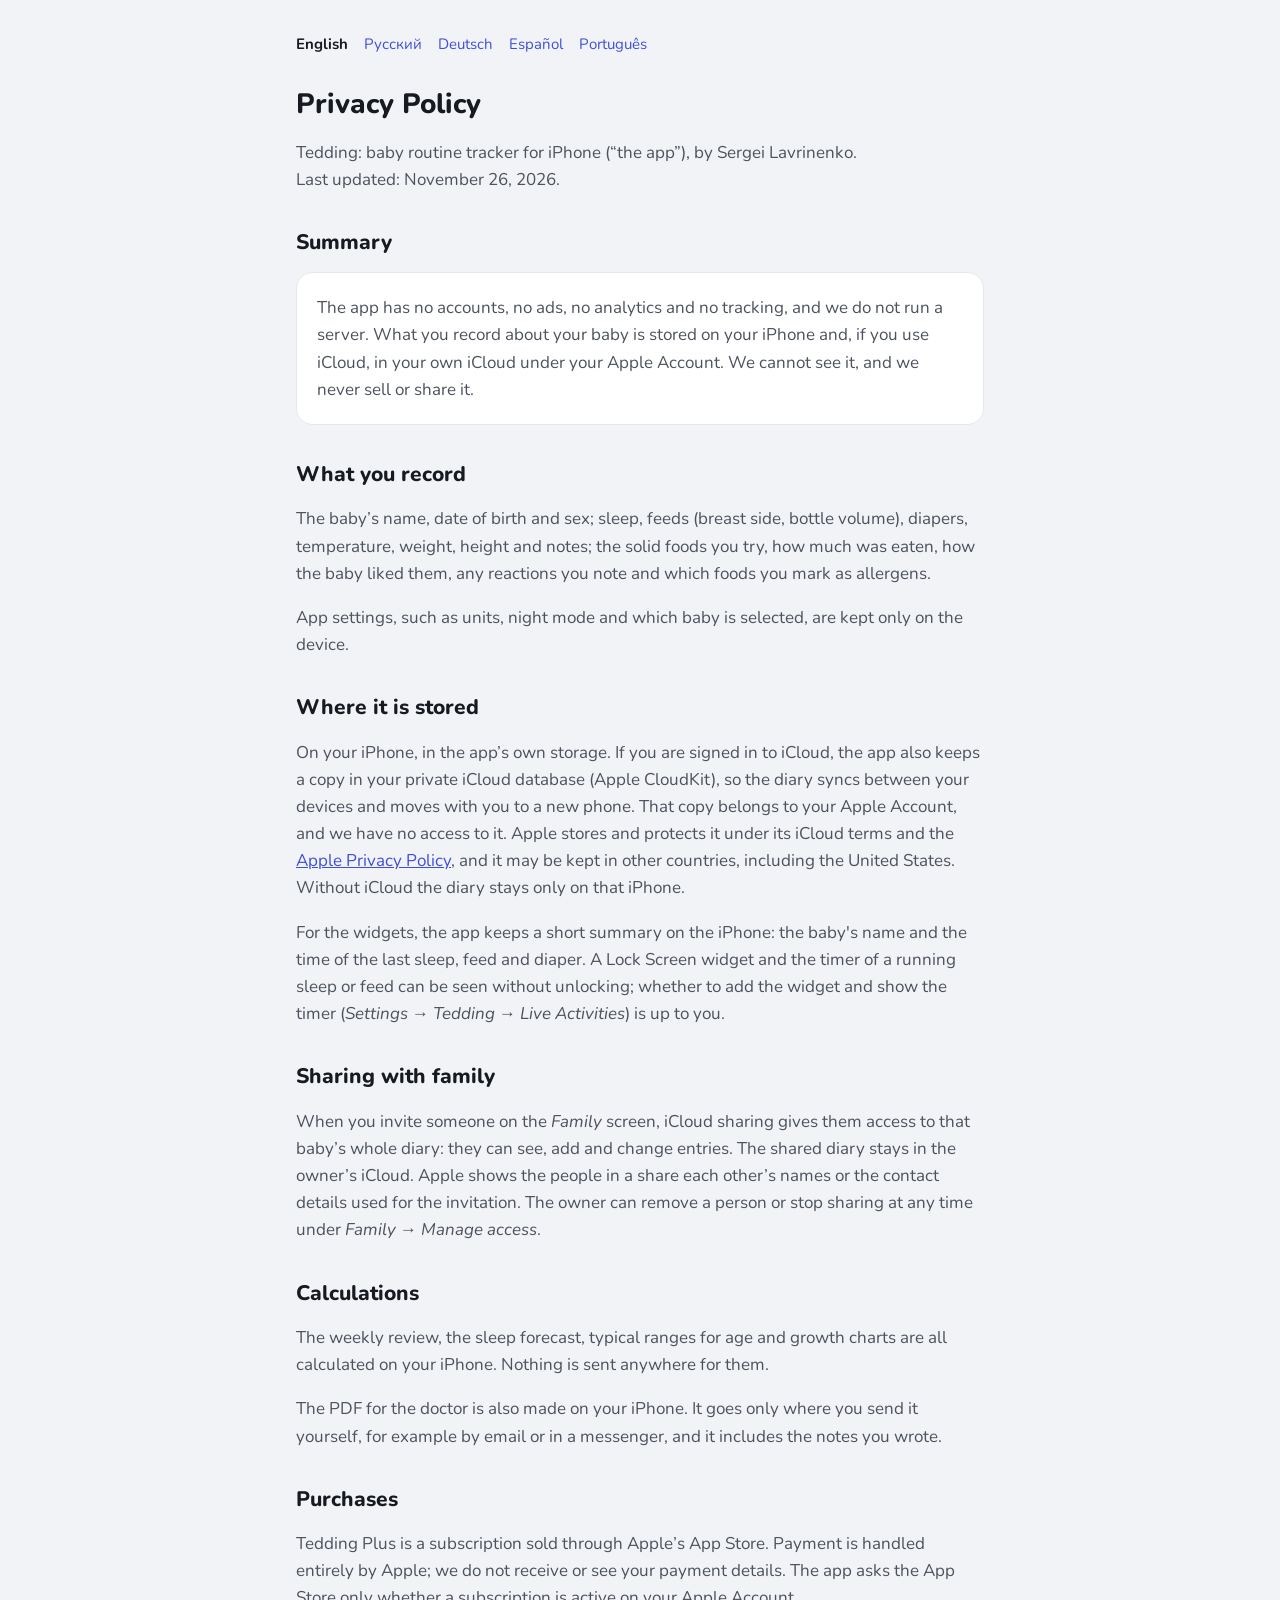
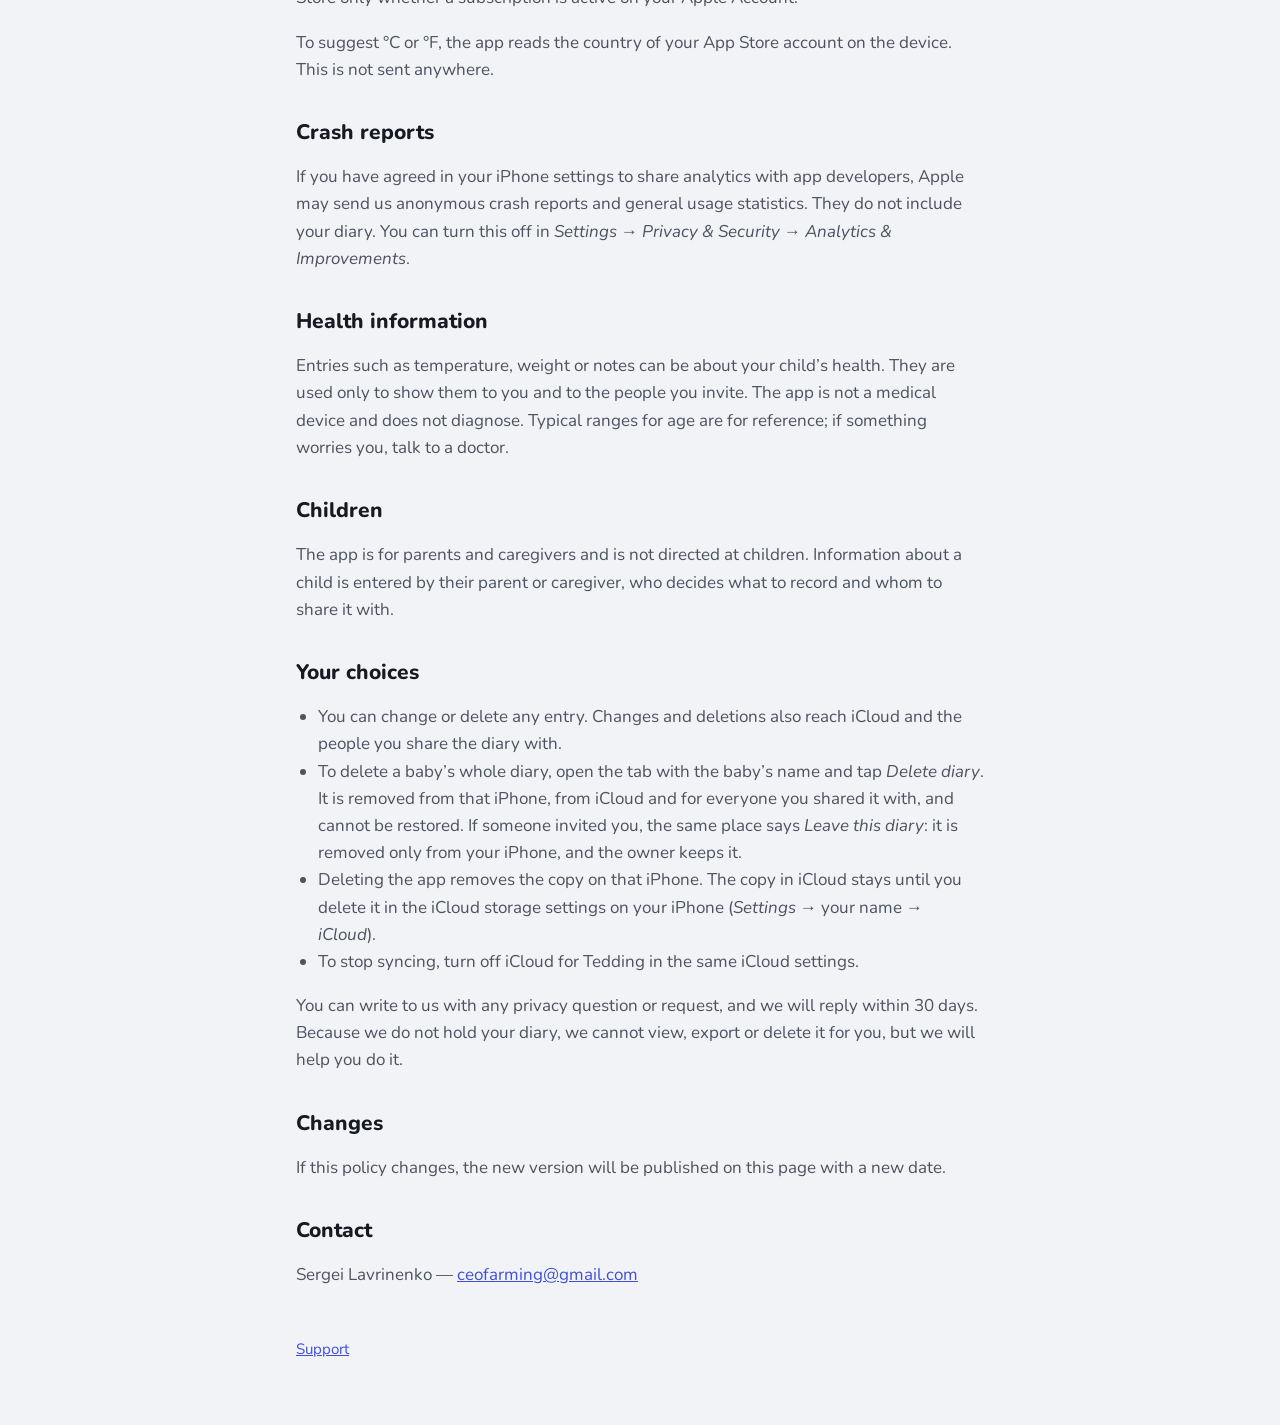
<file: privacy.html>
<!doctype html>
<html lang="en">
<head>
  <meta charset="utf-8">
  <meta name="viewport" content="width=device-width, initial-scale=1">
  <title>Tedding — Privacy Policy</title>
  <meta name="description" content="How Tedding: baby routine tracker handles your data.">
  <link rel="icon" href="icon.svg" type="image/svg+xml">
  <link rel="preconnect" href="https://fonts.googleapis.com">
  <link rel="preconnect" href="https://fonts.gstatic.com" crossorigin>
  <link rel="stylesheet" href="https://fonts.googleapis.com/css2?family=Nunito:wght@400;700;800&display=swap">
  <link rel="stylesheet" href="style.css">
  <link rel="alternate" hreflang="en" href="https://teslavr.github.io/tedding/privacy.html">
  <link rel="alternate" hreflang="ru" href="https://teslavr.github.io/tedding/ru/privacy.html">
  <link rel="alternate" hreflang="de" href="https://teslavr.github.io/tedding/de/privacy.html">
  <link rel="alternate" hreflang="es" href="https://teslavr.github.io/tedding/es/privacy.html">
  <link rel="alternate" hreflang="pt-BR" href="https://teslavr.github.io/tedding/pt/privacy.html">
</head>
<body>
<main>
  <nav class="langs" aria-label="Language">
    <a href="privacy.html" aria-current="page">English</a>
    <a href="ru/privacy.html" hreflang="ru">Русский</a>
    <a href="de/privacy.html" hreflang="de">Deutsch</a>
    <a href="es/privacy.html" hreflang="es">Español</a>
    <a href="pt/privacy.html" hreflang="pt-BR">Português</a>
  </nav>
  <h1>Privacy Policy</h1>
  <p>Tedding: baby routine tracker for iPhone (“the app”), by Sergei Lavrinenko.<br>
  Last updated: November 26, 2026.</p>

  <h2>Summary</h2>
  <div class="card">
    <p>The app has no accounts, no ads, no analytics and no tracking, and we do not run a server.
    What you record about your baby is stored on your iPhone and, if you use iCloud, in your own iCloud
    under your Apple Account. We cannot see it, and we never sell or share it.</p>
  </div>

  <h2>What you record</h2>
  <p>The baby’s name, date of birth and sex; sleep, feeds (breast side, bottle volume), diapers,
  temperature, weight, height and notes; the solid foods you try, how much was eaten, how the baby liked
  them, any reactions you note and which foods you mark as allergens.</p>
  <p>App settings, such as units, night mode and which baby is selected, are kept only on the device.</p>

  <h2>Where it is stored</h2>
  <p>On your iPhone, in the app’s own storage. If you are signed in to iCloud, the app also keeps a copy
  in your private iCloud database (Apple CloudKit), so the diary syncs between your devices and moves with
  you to a new phone. That copy belongs to your Apple Account, and we have no access to it. Apple stores
  and protects it under its iCloud terms and the
  <a href="https://www.apple.com/legal/privacy/">Apple Privacy Policy</a>, and it may be kept in other
  countries, including the United States. Without iCloud the diary stays only on that iPhone.</p>
  <p>For the widgets, the app keeps a short summary on the iPhone: the baby's name and the time of the last
  sleep, feed and diaper. A Lock Screen widget and the timer of a running sleep or feed can be seen without unlocking; whether to
  add the widget and show the timer (<em>Settings</em> → <em>Tedding</em> → <em>Live Activities</em>) is up to you.</p>

  <h2>Sharing with family</h2>
  <p>When you invite someone on the <em>Family</em> screen, iCloud sharing gives them access to that baby’s
  whole diary: they can see, add and change entries. The shared diary stays in the owner’s iCloud. Apple
  shows the people in a share each other’s names or the contact details used for the invitation. The owner
  can remove a person or stop sharing at any time under <em>Family</em> → <em>Manage access</em>.</p>

  <h2>Calculations</h2>
  <p>The weekly review, the sleep forecast, typical ranges for age and growth charts are all calculated on
  your iPhone. Nothing is sent anywhere for them.</p>
  <p>The PDF for the doctor is also made on your iPhone. It goes only where you send it yourself, for
  example by email or in a messenger, and it includes the notes you wrote.</p>

  <h2>Purchases</h2>
  <p>Tedding Plus is a subscription sold through Apple’s App Store. Payment is handled entirely by Apple;
  we do not receive or see your payment details. The app asks the App Store only whether a subscription is
  active on your Apple Account.</p>
  <p>To suggest °C or °F, the app reads the country of your App Store account on the device. This is not
  sent anywhere.</p>

  <h2>Crash reports</h2>
  <p>If you have agreed in your iPhone settings to share analytics with app developers, Apple may send us
  anonymous crash reports and general usage statistics. They do not include your diary. You can turn this
  off in <em>Settings</em> → <em>Privacy &amp; Security</em> → <em>Analytics &amp; Improvements</em>.</p>

  <h2>Health information</h2>
  <p>Entries such as temperature, weight or notes can be about your child’s health. They are used only to
  show them to you and to the people you invite. The app is not a medical device and does not diagnose.
  Typical ranges for age are for reference; if something worries you, talk to a doctor.</p>

  <h2>Children</h2>
  <p>The app is for parents and caregivers and is not directed at children. Information about a child is
  entered by their parent or caregiver, who decides what to record and whom to share it with.</p>

  <h2>Your choices</h2>
  <ul>
    <li>You can change or delete any entry. Changes and deletions also reach iCloud and the people you
    share the diary with.</li>
    <li>To delete a baby’s whole diary, open the tab with the baby’s name and tap <em>Delete diary</em>. It
    is removed from that iPhone, from iCloud and for everyone you shared it with, and cannot be restored.
    If someone invited you, the same place says <em>Leave this diary</em>: it is removed only from your
    iPhone, and the owner keeps it.</li>
    <li>Deleting the app removes the copy on that iPhone. The copy in iCloud stays until you delete it in
    the iCloud storage settings on your iPhone (<em>Settings</em> → your name → <em>iCloud</em>).</li>
    <li>To stop syncing, turn off iCloud for Tedding in the same iCloud settings.</li>
  </ul>
  <p>You can write to us with any privacy question or request, and we will reply within 30 days. Because
  we do not hold your diary, we cannot view, export or delete it for you, but we will help you do it.</p>

  <h2>Changes</h2>
  <p>If this policy changes, the new version will be published on this page with a new date.</p>

  <h2>Contact</h2>
  <p>Sergei Lavrinenko — <a href="mailto:ceofarming@gmail.com">ceofarming@gmail.com</a></p>

  <nav class="foot">
    <a href="./">Support</a>
  </nav>
</main>
</body>
</html>
</file>
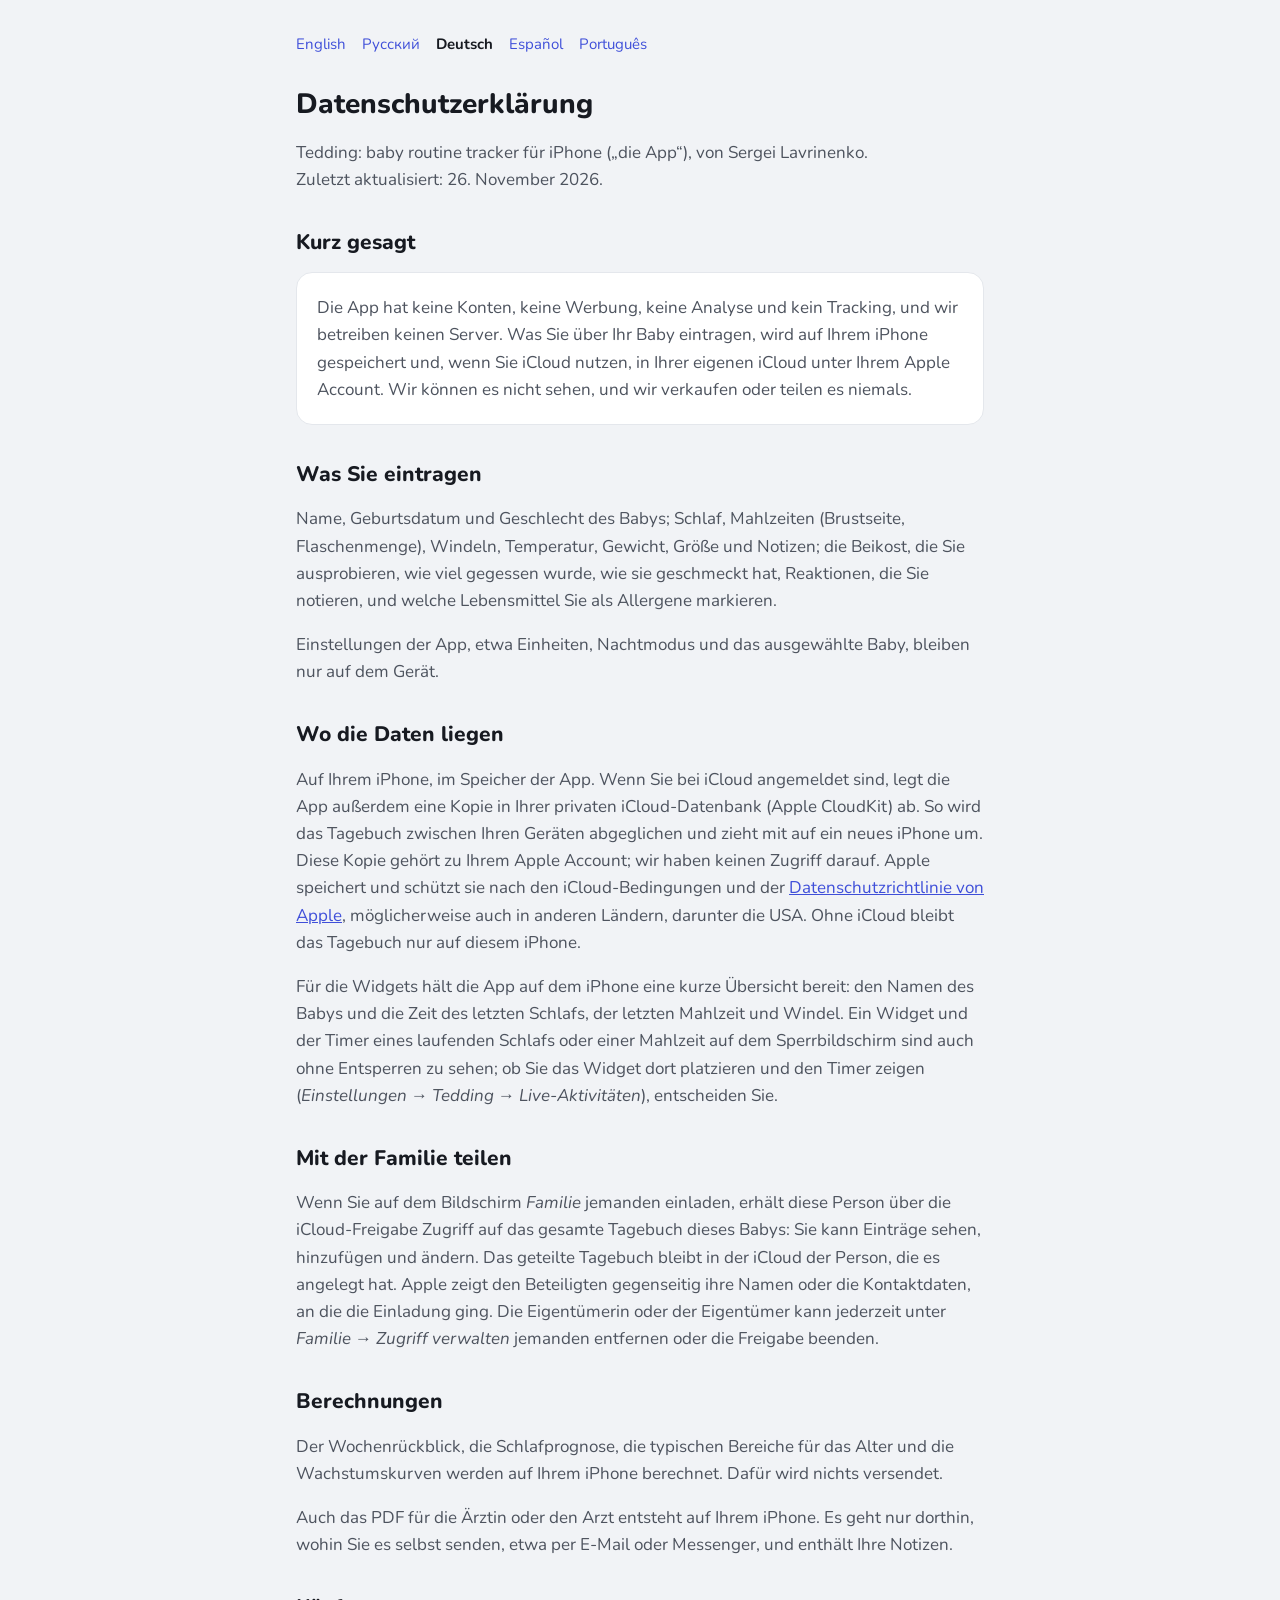
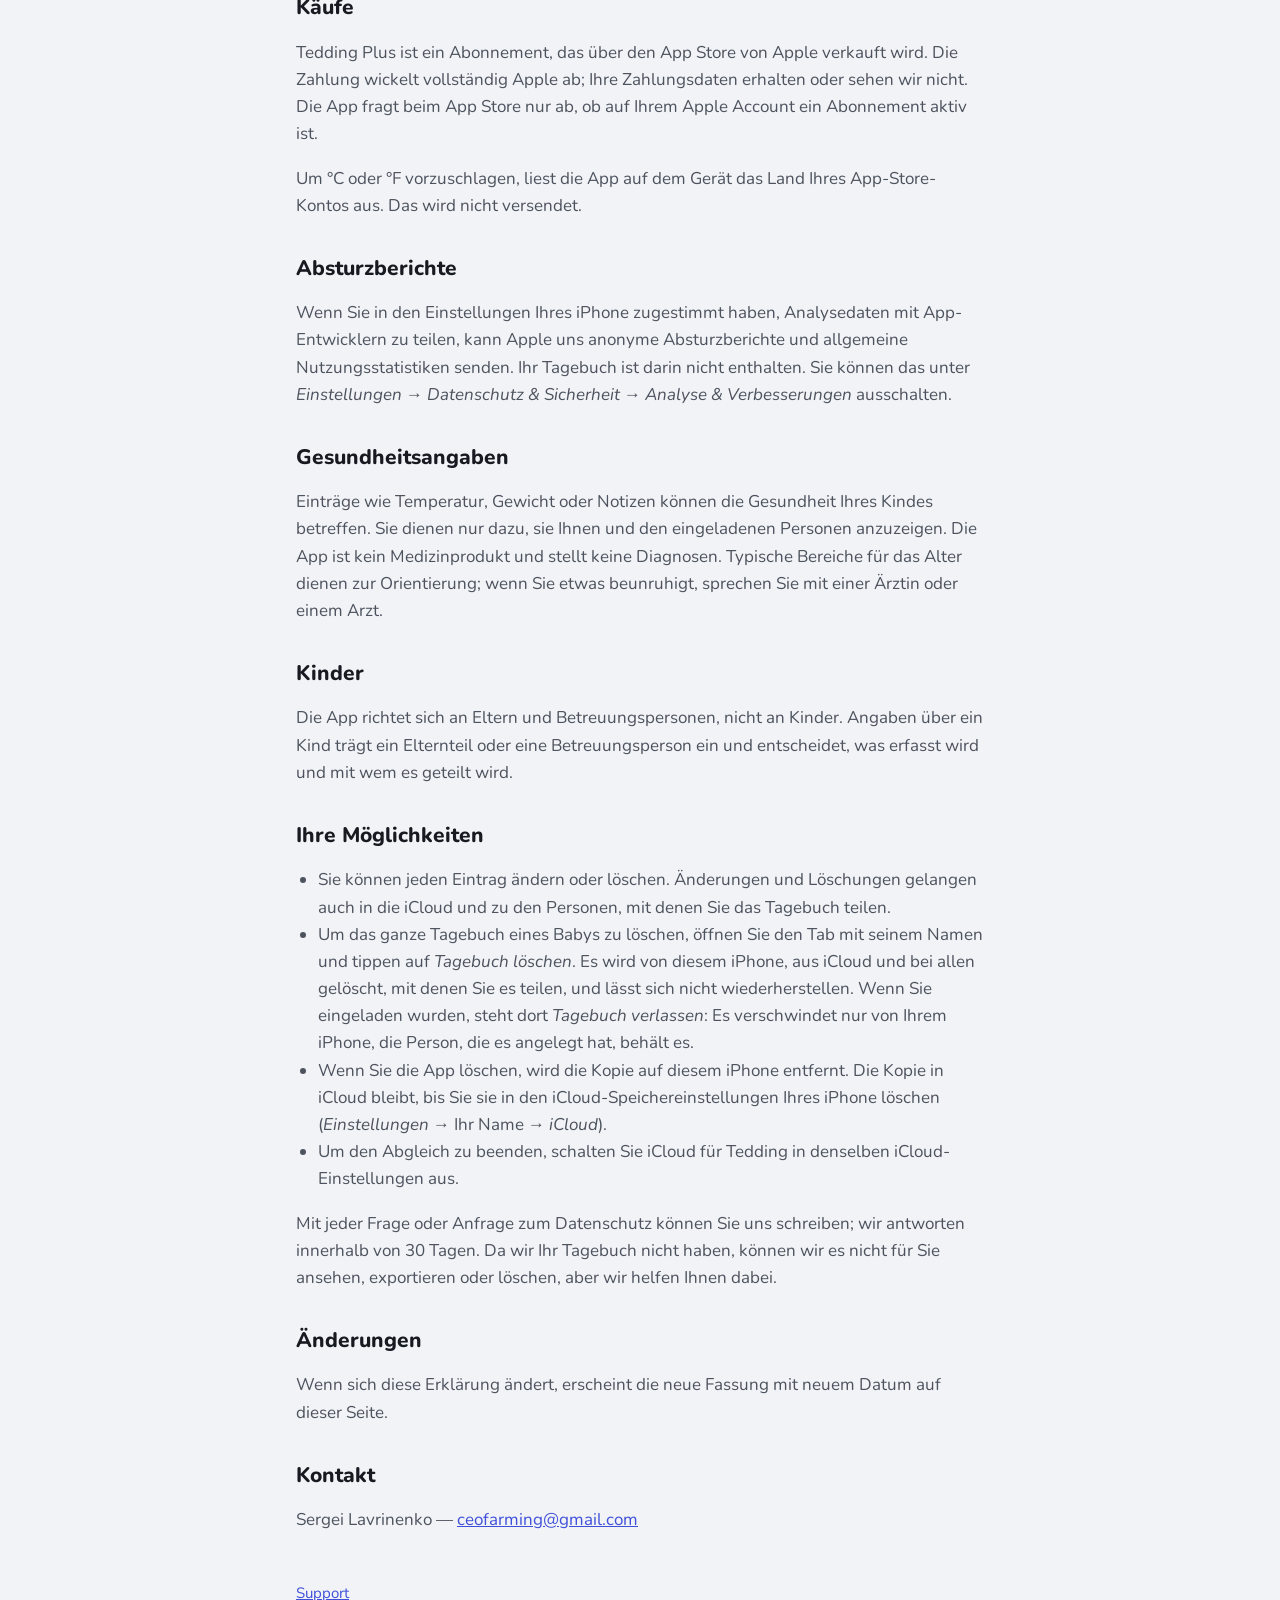
<file: de/privacy.html>
<!doctype html>
<html lang="de">
<head>
  <meta charset="utf-8">
  <meta name="viewport" content="width=device-width, initial-scale=1">
  <title>Tedding — Datenschutzerklärung</title>
  <meta name="description" content="Wie Tedding: baby routine tracker mit Ihren Daten umgeht.">
  <link rel="icon" href="../icon.svg" type="image/svg+xml">
  <link rel="preconnect" href="https://fonts.googleapis.com">
  <link rel="preconnect" href="https://fonts.gstatic.com" crossorigin>
  <link rel="stylesheet" href="https://fonts.googleapis.com/css2?family=Nunito:wght@400;700;800&display=swap">
  <link rel="stylesheet" href="../style.css">
  <link rel="alternate" hreflang="en" href="https://teslavr.github.io/tedding/privacy.html">
  <link rel="alternate" hreflang="ru" href="https://teslavr.github.io/tedding/ru/privacy.html">
  <link rel="alternate" hreflang="de" href="https://teslavr.github.io/tedding/de/privacy.html">
  <link rel="alternate" hreflang="es" href="https://teslavr.github.io/tedding/es/privacy.html">
  <link rel="alternate" hreflang="pt-BR" href="https://teslavr.github.io/tedding/pt/privacy.html">
</head>
<body>
<main>
  <nav class="langs" aria-label="Language">
    <a href="../privacy.html" hreflang="en">English</a>
    <a href="../ru/privacy.html" hreflang="ru">Русский</a>
    <a href="privacy.html" aria-current="page">Deutsch</a>
    <a href="../es/privacy.html" hreflang="es">Español</a>
    <a href="../pt/privacy.html" hreflang="pt-BR">Português</a>
  </nav>
  <h1>Datenschutzerklärung</h1>
  <p>Tedding: baby routine tracker für iPhone („die App“), von Sergei Lavrinenko.<br>
  Zuletzt aktualisiert: 26. November 2026.</p>

  <h2>Kurz gesagt</h2>
  <div class="card">
    <p>Die App hat keine Konten, keine Werbung, keine Analyse und kein Tracking, und wir betreiben keinen
    Server. Was Sie über Ihr Baby eintragen, wird auf Ihrem iPhone gespeichert und, wenn Sie iCloud nutzen,
    in Ihrer eigenen iCloud unter Ihrem Apple Account. Wir können es nicht sehen, und wir verkaufen oder
    teilen es niemals.</p>
  </div>

  <h2>Was Sie eintragen</h2>
  <p>Name, Geburtsdatum und Geschlecht des Babys; Schlaf, Mahlzeiten (Brustseite, Flaschenmenge),
  Windeln, Temperatur, Gewicht, Größe und Notizen; die Beikost, die Sie ausprobieren, wie viel gegessen
  wurde, wie sie geschmeckt hat, Reaktionen, die Sie notieren, und welche Lebensmittel Sie als Allergene
  markieren.</p>
  <p>Einstellungen der App, etwa Einheiten, Nachtmodus und das ausgewählte Baby, bleiben nur auf dem
  Gerät.</p>

  <h2>Wo die Daten liegen</h2>
  <p>Auf Ihrem iPhone, im Speicher der App. Wenn Sie bei iCloud angemeldet sind, legt die App außerdem
  eine Kopie in Ihrer privaten iCloud-Datenbank (Apple CloudKit) ab. So wird das Tagebuch zwischen Ihren
  Geräten abgeglichen und zieht mit auf ein neues iPhone um. Diese Kopie gehört zu Ihrem Apple Account;
  wir haben keinen Zugriff darauf. Apple speichert und schützt sie nach den iCloud-Bedingungen und der
  <a href="https://www.apple.com/de/legal/privacy/">Datenschutzrichtlinie von Apple</a>, möglicherweise
  auch in anderen Ländern, darunter die USA. Ohne iCloud bleibt das Tagebuch nur auf diesem iPhone.</p>
  <p>Für die Widgets hält die App auf dem iPhone eine kurze Übersicht bereit: den Namen des Babys und die
  Zeit des letzten Schlafs, der letzten Mahlzeit und Windel. Ein Widget und der Timer eines laufenden
  Schlafs oder einer Mahlzeit auf dem Sperrbildschirm sind auch ohne Entsperren zu sehen; ob Sie das Widget dort platzieren und den
  Timer zeigen (<em>Einstellungen</em> → <em>Tedding</em> → <em>Live-Aktivitäten</em>), entscheiden Sie.</p>

  <h2>Mit der Familie teilen</h2>
  <p>Wenn Sie auf dem Bildschirm <em>Familie</em> jemanden einladen, erhält diese Person über die
  iCloud-Freigabe Zugriff auf das gesamte Tagebuch dieses Babys: Sie kann Einträge sehen, hinzufügen und
  ändern. Das geteilte Tagebuch bleibt in der iCloud der Person, die es angelegt hat. Apple zeigt den
  Beteiligten gegenseitig ihre Namen oder die Kontaktdaten, an die die Einladung ging. Die Eigentümerin
  oder der Eigentümer kann jederzeit unter <em>Familie</em> → <em>Zugriff verwalten</em> jemanden
  entfernen oder die Freigabe beenden.</p>

  <h2>Berechnungen</h2>
  <p>Der Wochenrückblick, die Schlafprognose, die typischen Bereiche für das Alter und die
  Wachstumskurven werden auf Ihrem iPhone berechnet. Dafür wird nichts versendet.</p>
  <p>Auch das PDF für die Ärztin oder den Arzt entsteht auf Ihrem iPhone. Es geht nur dorthin, wohin Sie es
  selbst senden, etwa per E-Mail oder Messenger, und enthält Ihre Notizen.</p>

  <h2>Käufe</h2>
  <p>Tedding Plus ist ein Abonnement, das über den App Store von Apple verkauft wird. Die Zahlung
  wickelt vollständig Apple ab; Ihre Zahlungsdaten erhalten oder sehen wir nicht. Die App fragt beim App
  Store nur ab, ob auf Ihrem Apple Account ein Abonnement aktiv ist.</p>
  <p>Um °C oder °F vorzuschlagen, liest die App auf dem Gerät das Land Ihres App-Store-Kontos aus. Das
  wird nicht versendet.</p>

  <h2>Absturzberichte</h2>
  <p>Wenn Sie in den Einstellungen Ihres iPhone zugestimmt haben, Analysedaten mit App-Entwicklern zu
  teilen, kann Apple uns anonyme Absturzberichte und allgemeine Nutzungsstatistiken senden. Ihr Tagebuch
  ist darin nicht enthalten. Sie können das unter <em>Einstellungen</em> → <em>Datenschutz &amp;
  Sicherheit</em> → <em>Analyse &amp; Verbesserungen</em> ausschalten.</p>

  <h2>Gesundheitsangaben</h2>
  <p>Einträge wie Temperatur, Gewicht oder Notizen können die Gesundheit Ihres Kindes betreffen. Sie
  dienen nur dazu, sie Ihnen und den eingeladenen Personen anzuzeigen. Die App ist kein Medizinprodukt
  und stellt keine Diagnosen. Typische Bereiche für das Alter dienen zur Orientierung; wenn Sie etwas
  beunruhigt, sprechen Sie mit einer Ärztin oder einem Arzt.</p>

  <h2>Kinder</h2>
  <p>Die App richtet sich an Eltern und Betreuungspersonen, nicht an Kinder. Angaben über ein Kind trägt
  ein Elternteil oder eine Betreuungsperson ein und entscheidet, was erfasst wird und mit wem es geteilt
  wird.</p>

  <h2>Ihre Möglichkeiten</h2>
  <ul>
    <li>Sie können jeden Eintrag ändern oder löschen. Änderungen und Löschungen gelangen auch in die
    iCloud und zu den Personen, mit denen Sie das Tagebuch teilen.</li>
    <li>Um das ganze Tagebuch eines Babys zu löschen, öffnen Sie den Tab mit seinem Namen und tippen auf
    <em>Tagebuch löschen</em>. Es wird von diesem iPhone, aus iCloud und bei allen gelöscht, mit denen Sie
    es teilen, und lässt sich nicht wiederherstellen. Wenn Sie eingeladen wurden, steht dort
    <em>Tagebuch verlassen</em>: Es verschwindet nur von Ihrem iPhone, die Person, die es angelegt hat,
    behält es.</li>
    <li>Wenn Sie die App löschen, wird die Kopie auf diesem iPhone entfernt. Die Kopie in iCloud bleibt,
    bis Sie sie in den iCloud-Speichereinstellungen Ihres iPhone löschen (<em>Einstellungen</em> → Ihr
    Name → <em>iCloud</em>).</li>
    <li>Um den Abgleich zu beenden, schalten Sie iCloud für Tedding in denselben iCloud-Einstellungen
    aus.</li>
  </ul>
  <p>Mit jeder Frage oder Anfrage zum Datenschutz können Sie uns schreiben; wir antworten innerhalb von
  30 Tagen. Da wir Ihr Tagebuch nicht haben, können wir es nicht für Sie ansehen, exportieren oder
  löschen, aber wir helfen Ihnen dabei.</p>

  <h2>Änderungen</h2>
  <p>Wenn sich diese Erklärung ändert, erscheint die neue Fassung mit neuem Datum auf dieser Seite.</p>

  <h2>Kontakt</h2>
  <p>Sergei Lavrinenko — <a href="mailto:ceofarming@gmail.com">ceofarming@gmail.com</a></p>

  <nav class="foot">
    <a href="./">Support</a>
  </nav>
</main>
</body>
</html>
</file>
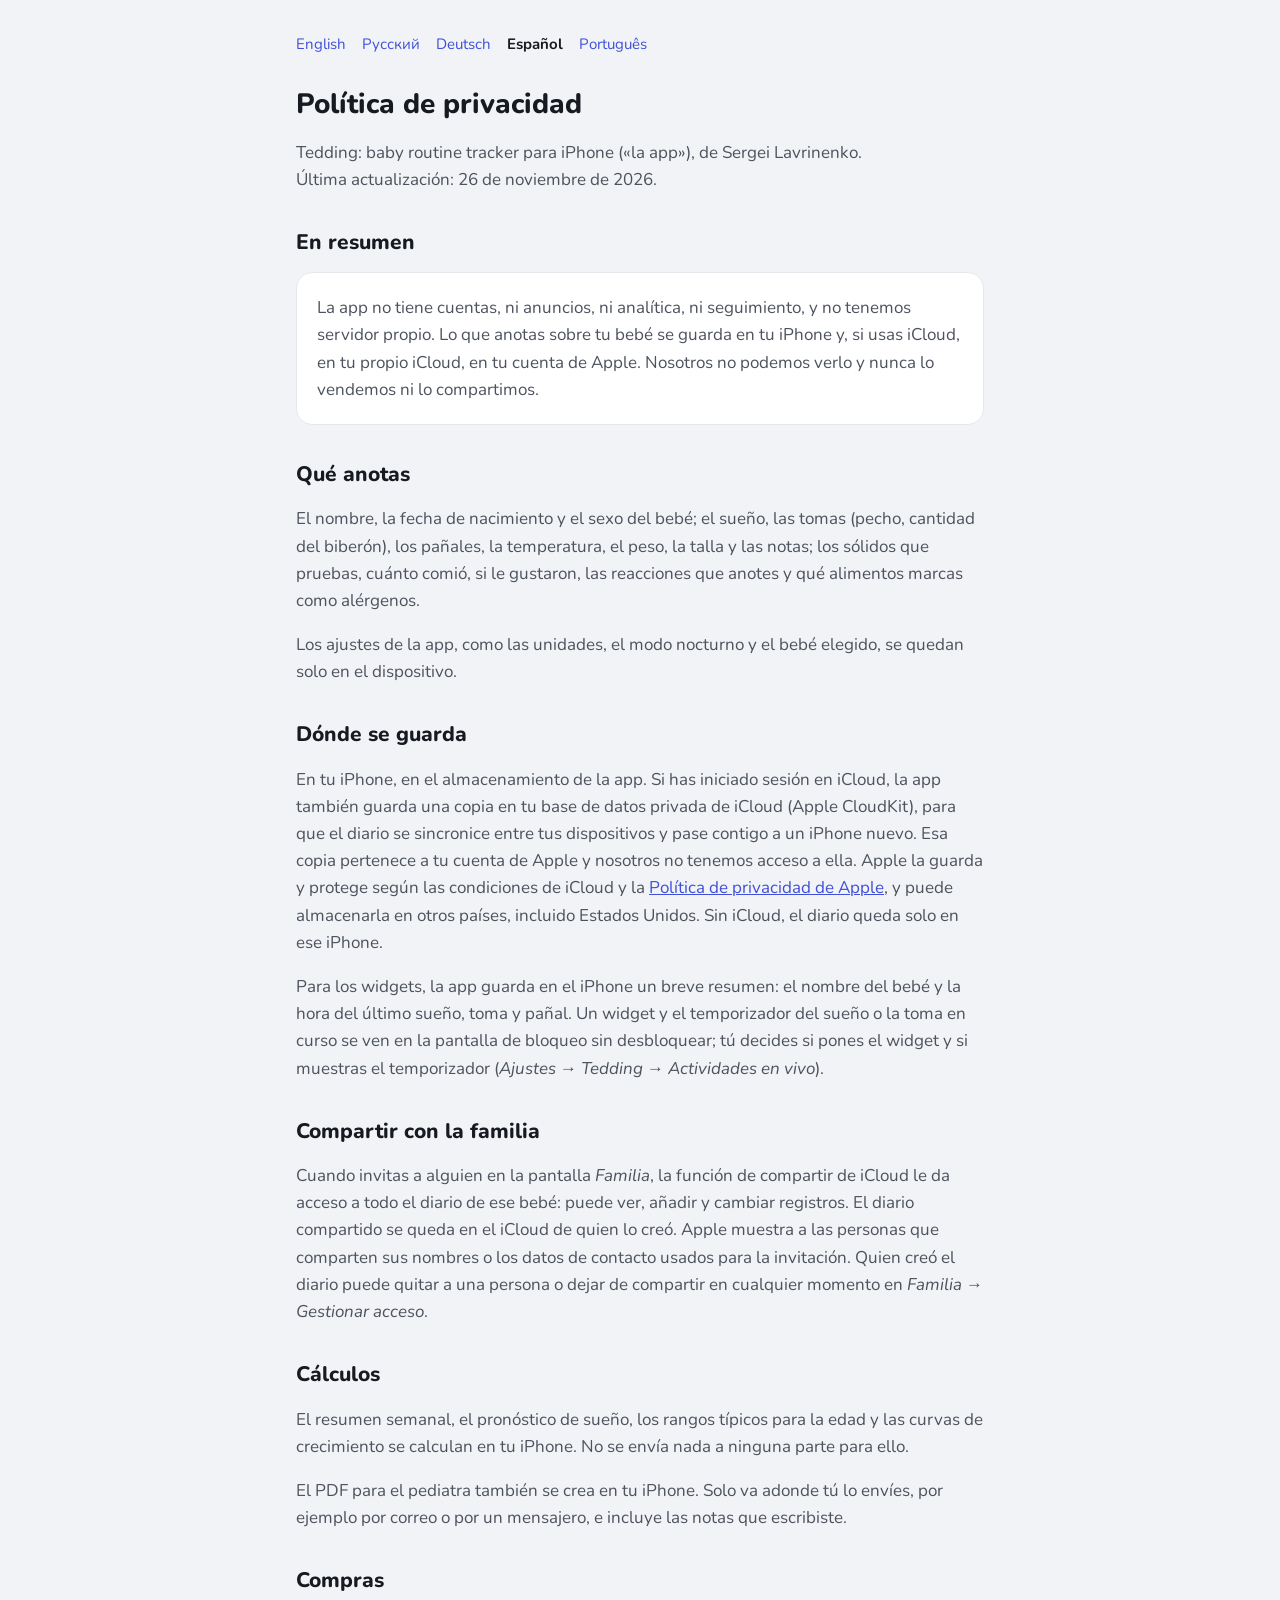
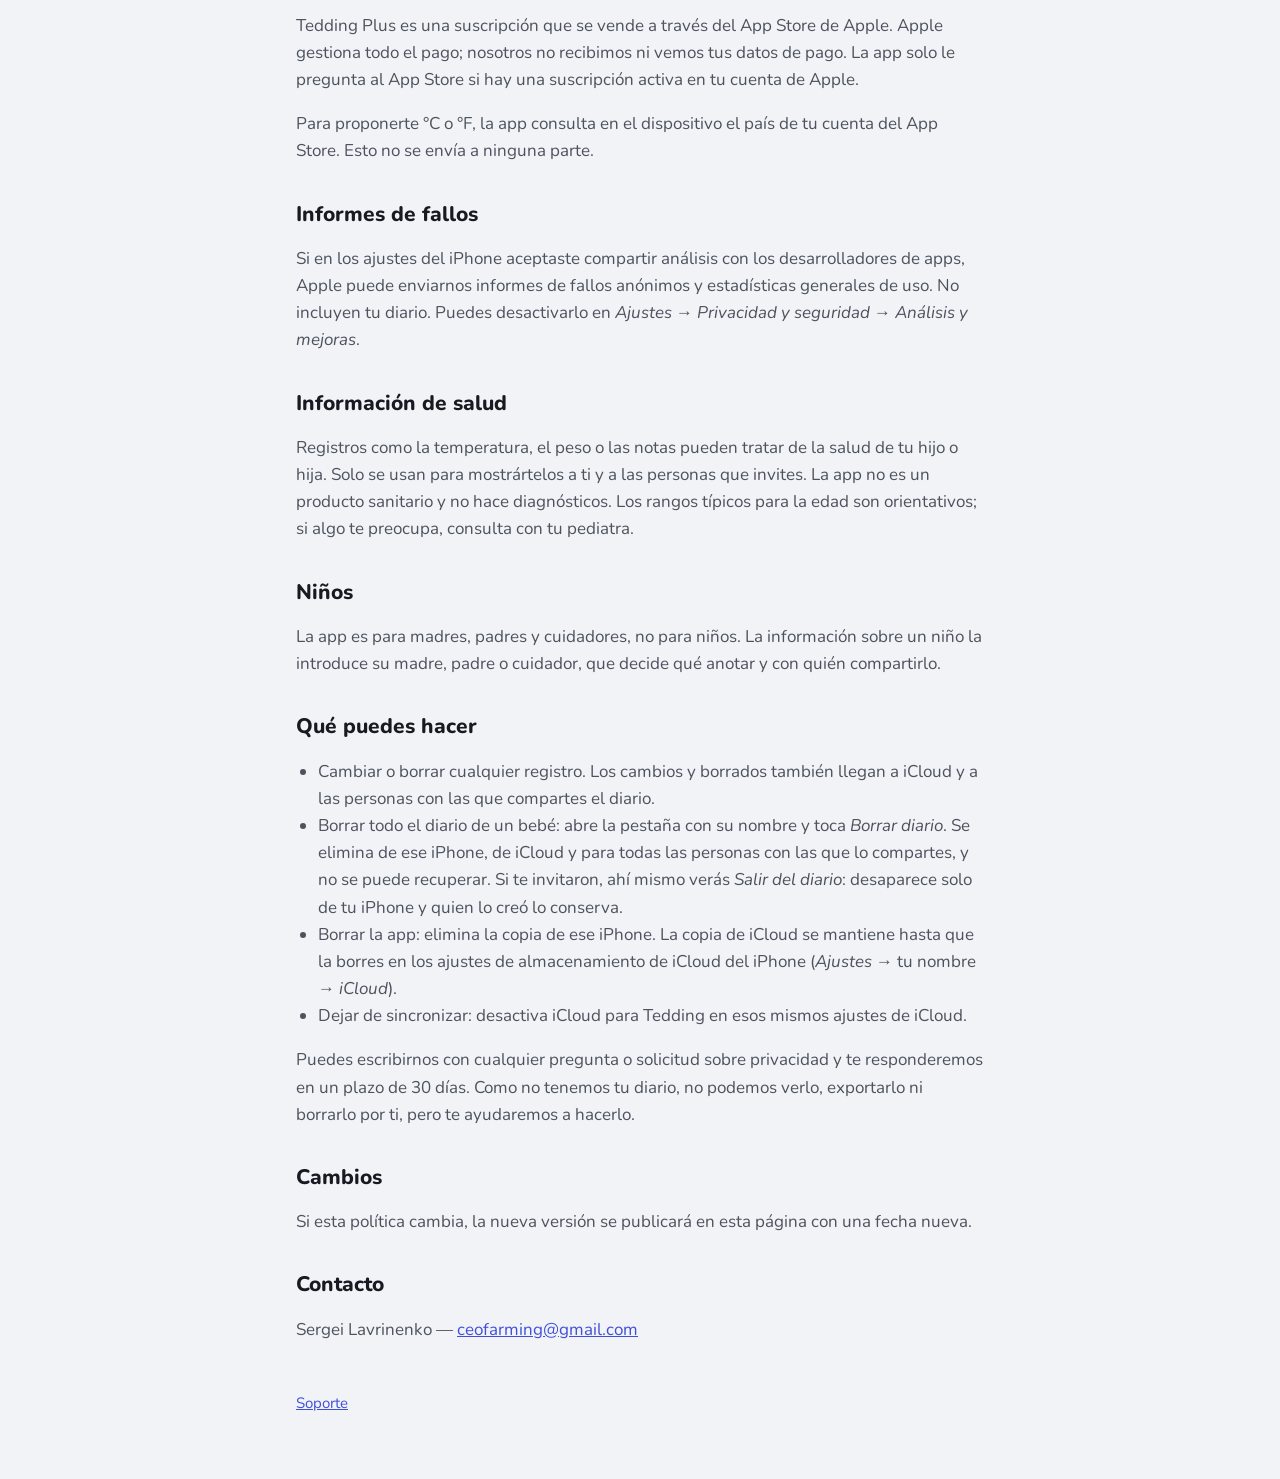
<file: es/privacy.html>
<!doctype html>
<html lang="es">
<head>
  <meta charset="utf-8">
  <meta name="viewport" content="width=device-width, initial-scale=1">
  <title>Tedding — Política de privacidad</title>
  <meta name="description" content="Cómo trata tus datos Tedding: baby routine tracker.">
  <link rel="icon" href="../icon.svg" type="image/svg+xml">
  <link rel="preconnect" href="https://fonts.googleapis.com">
  <link rel="preconnect" href="https://fonts.gstatic.com" crossorigin>
  <link rel="stylesheet" href="https://fonts.googleapis.com/css2?family=Nunito:wght@400;700;800&display=swap">
  <link rel="stylesheet" href="../style.css">
  <link rel="alternate" hreflang="en" href="https://teslavr.github.io/tedding/privacy.html">
  <link rel="alternate" hreflang="ru" href="https://teslavr.github.io/tedding/ru/privacy.html">
  <link rel="alternate" hreflang="de" href="https://teslavr.github.io/tedding/de/privacy.html">
  <link rel="alternate" hreflang="es" href="https://teslavr.github.io/tedding/es/privacy.html">
  <link rel="alternate" hreflang="pt-BR" href="https://teslavr.github.io/tedding/pt/privacy.html">
</head>
<body>
<main>
  <nav class="langs" aria-label="Language">
    <a href="../privacy.html" hreflang="en">English</a>
    <a href="../ru/privacy.html" hreflang="ru">Русский</a>
    <a href="../de/privacy.html" hreflang="de">Deutsch</a>
    <a href="privacy.html" aria-current="page">Español</a>
    <a href="../pt/privacy.html" hreflang="pt-BR">Português</a>
  </nav>
  <h1>Política de privacidad</h1>
  <p>Tedding: baby routine tracker para iPhone («la app»), de Sergei Lavrinenko.<br>
  Última actualización: 26 de noviembre de 2026.</p>

  <h2>En resumen</h2>
  <div class="card">
    <p>La app no tiene cuentas, ni anuncios, ni analítica, ni seguimiento, y no tenemos servidor propio.
    Lo que anotas sobre tu bebé se guarda en tu iPhone y, si usas iCloud, en tu propio iCloud, en tu
    cuenta de Apple. Nosotros no podemos verlo y nunca lo vendemos ni lo compartimos.</p>
  </div>

  <h2>Qué anotas</h2>
  <p>El nombre, la fecha de nacimiento y el sexo del bebé; el sueño, las tomas (pecho, cantidad del
  biberón), los pañales, la temperatura, el peso, la talla y las notas; los sólidos que pruebas, cuánto
  comió, si le gustaron, las reacciones que anotes y qué alimentos marcas como alérgenos.</p>
  <p>Los ajustes de la app, como las unidades, el modo nocturno y el bebé elegido, se quedan solo en el
  dispositivo.</p>

  <h2>Dónde se guarda</h2>
  <p>En tu iPhone, en el almacenamiento de la app. Si has iniciado sesión en iCloud, la app también guarda
  una copia en tu base de datos privada de iCloud (Apple CloudKit), para que el diario se sincronice entre
  tus dispositivos y pase contigo a un iPhone nuevo. Esa copia pertenece a tu cuenta de Apple y nosotros
  no tenemos acceso a ella. Apple la guarda y protege según las condiciones de iCloud y la
  <a href="https://www.apple.com/es/legal/privacy/">Política de privacidad de Apple</a>, y puede
  almacenarla en otros países, incluido Estados Unidos. Sin iCloud, el diario queda solo en ese iPhone.</p>
  <p>Para los widgets, la app guarda en el iPhone un breve resumen: el nombre del bebé y la hora del último
  sueño, toma y pañal. Un widget y el temporizador del sueño o la toma en curso se ven en la pantalla de bloqueo sin
  desbloquear; tú decides si pones el widget y si muestras el temporizador (<em>Ajustes</em> → <em>Tedding</em> →
  <em>Actividades en vivo</em>).</p>

  <h2>Compartir con la familia</h2>
  <p>Cuando invitas a alguien en la pantalla <em>Familia</em>, la función de compartir de iCloud le da
  acceso a todo el diario de ese bebé: puede ver, añadir y cambiar registros. El diario compartido se queda
  en el iCloud de quien lo creó. Apple muestra a las personas que comparten sus nombres o los datos de
  contacto usados para la invitación. Quien creó el diario puede quitar a una persona o dejar de compartir
  en cualquier momento en <em>Familia</em> → <em>Gestionar acceso</em>.</p>

  <h2>Cálculos</h2>
  <p>El resumen semanal, el pronóstico de sueño, los rangos típicos para la edad y las curvas de
  crecimiento se calculan en tu iPhone. No se envía nada a ninguna parte para ello.</p>
  <p>El PDF para el pediatra también se crea en tu iPhone. Solo va adonde tú lo envíes, por ejemplo por
  correo o por un mensajero, e incluye las notas que escribiste.</p>

  <h2>Compras</h2>
  <p>Tedding Plus es una suscripción que se vende a través del App Store de Apple. Apple gestiona todo el
  pago; nosotros no recibimos ni vemos tus datos de pago. La app solo le pregunta al App Store si hay una
  suscripción activa en tu cuenta de Apple.</p>
  <p>Para proponerte °C o °F, la app consulta en el dispositivo el país de tu cuenta del App Store. Esto
  no se envía a ninguna parte.</p>

  <h2>Informes de fallos</h2>
  <p>Si en los ajustes del iPhone aceptaste compartir análisis con los desarrolladores de apps, Apple puede
  enviarnos informes de fallos anónimos y estadísticas generales de uso. No incluyen tu diario. Puedes
  desactivarlo en <em>Ajustes</em> → <em>Privacidad y seguridad</em> → <em>Análisis y mejoras</em>.</p>

  <h2>Información de salud</h2>
  <p>Registros como la temperatura, el peso o las notas pueden tratar de la salud de tu hijo o hija. Solo
  se usan para mostrártelos a ti y a las personas que invites. La app no es un producto sanitario y no
  hace diagnósticos. Los rangos típicos para la edad son orientativos; si algo te preocupa, consulta con
  tu pediatra.</p>

  <h2>Niños</h2>
  <p>La app es para madres, padres y cuidadores, no para niños. La información sobre un niño la introduce
  su madre, padre o cuidador, que decide qué anotar y con quién compartirlo.</p>

  <h2>Qué puedes hacer</h2>
  <ul>
    <li>Cambiar o borrar cualquier registro. Los cambios y borrados también llegan a iCloud y a las
    personas con las que compartes el diario.</li>
    <li>Borrar todo el diario de un bebé: abre la pestaña con su nombre y toca <em>Borrar diario</em>. Se
    elimina de ese iPhone, de iCloud y para todas las personas con las que lo compartes, y no se puede
    recuperar. Si te invitaron, ahí mismo verás <em>Salir del diario</em>: desaparece solo de tu iPhone y
    quien lo creó lo conserva.</li>
    <li>Borrar la app: elimina la copia de ese iPhone. La copia de iCloud se mantiene hasta que la borres
    en los ajustes de almacenamiento de iCloud del iPhone (<em>Ajustes</em> → tu nombre →
    <em>iCloud</em>).</li>
    <li>Dejar de sincronizar: desactiva iCloud para Tedding en esos mismos ajustes de iCloud.</li>
  </ul>
  <p>Puedes escribirnos con cualquier pregunta o solicitud sobre privacidad y te responderemos en un plazo
  de 30 días. Como no tenemos tu diario, no podemos verlo, exportarlo ni borrarlo por ti, pero te
  ayudaremos a hacerlo.</p>

  <h2>Cambios</h2>
  <p>Si esta política cambia, la nueva versión se publicará en esta página con una fecha nueva.</p>

  <h2>Contacto</h2>
  <p>Sergei Lavrinenko — <a href="mailto:ceofarming@gmail.com">ceofarming@gmail.com</a></p>

  <nav class="foot">
    <a href="./">Soporte</a>
  </nav>
</main>
</body>
</html>
</file>
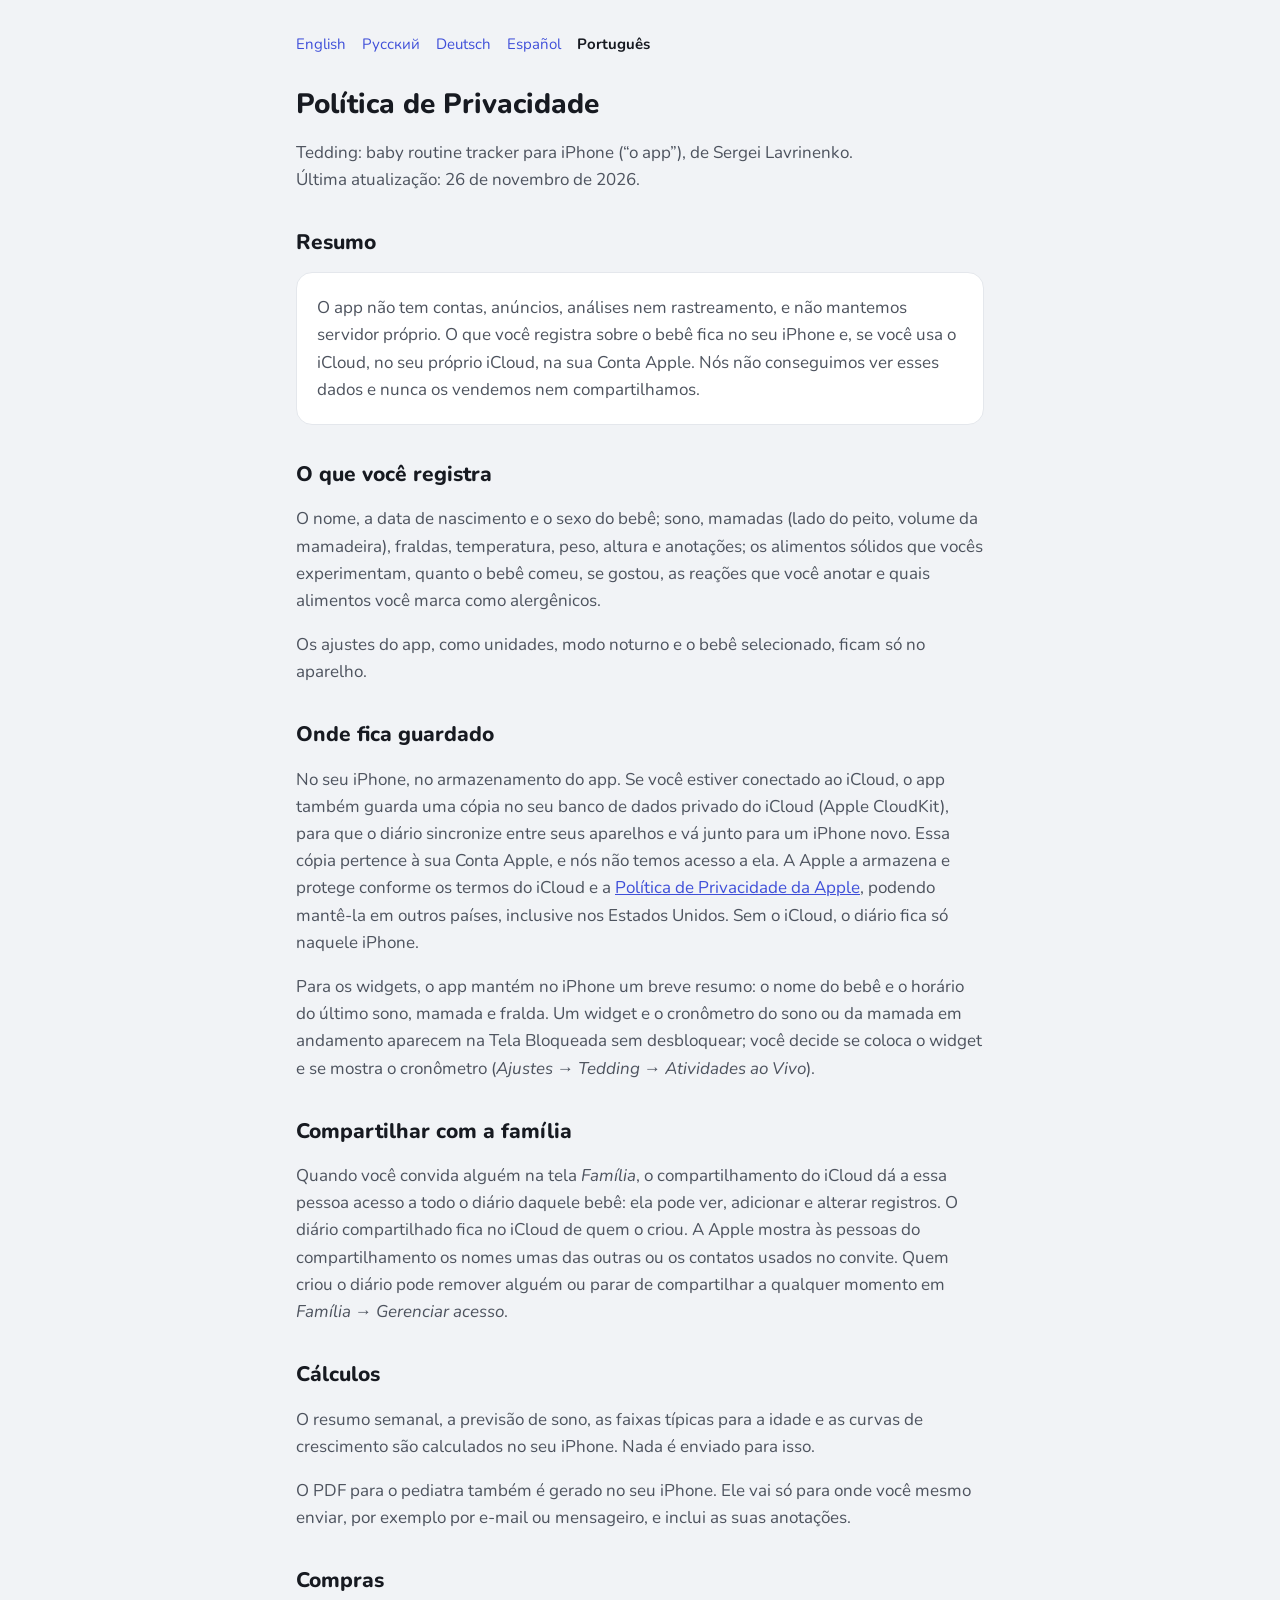
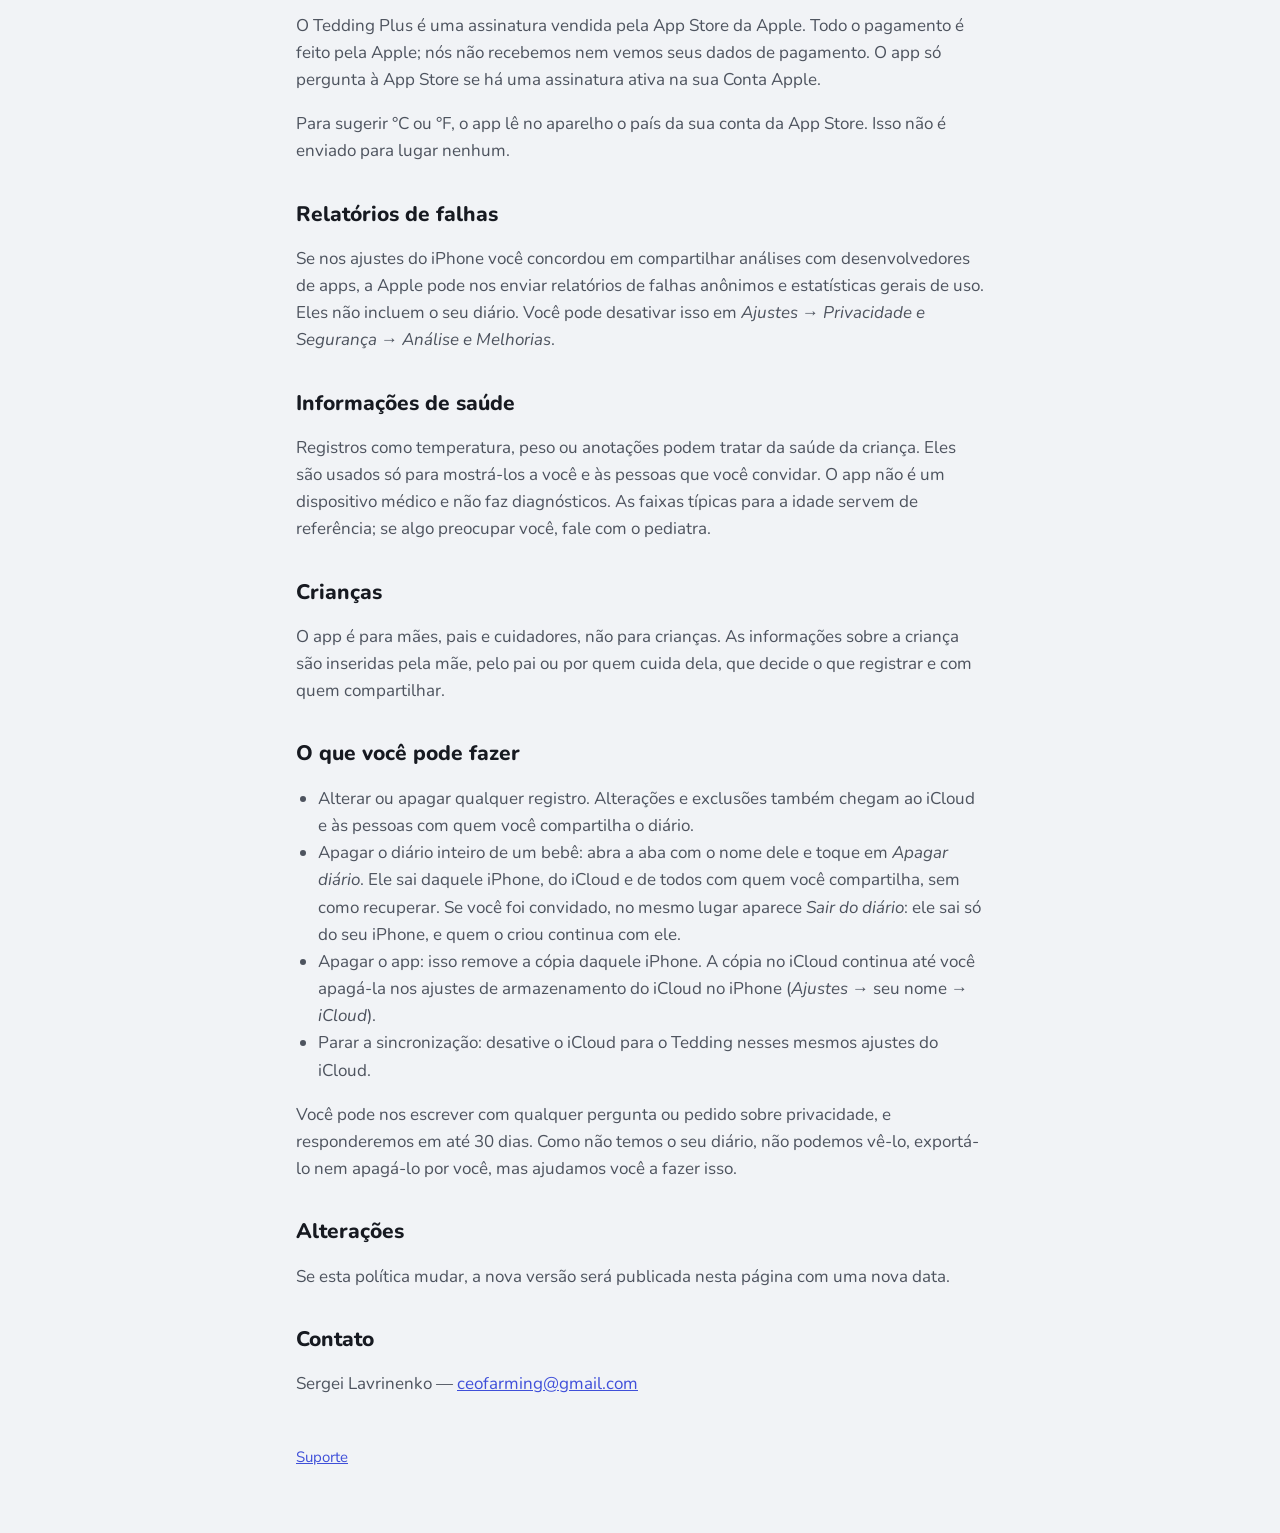
<file: pt/privacy.html>
<!doctype html>
<html lang="pt-BR">
<head>
  <meta charset="utf-8">
  <meta name="viewport" content="width=device-width, initial-scale=1">
  <title>Tedding — Política de Privacidade</title>
  <meta name="description" content="Como o Tedding: baby routine tracker trata os seus dados.">
  <link rel="icon" href="../icon.svg" type="image/svg+xml">
  <link rel="preconnect" href="https://fonts.googleapis.com">
  <link rel="preconnect" href="https://fonts.gstatic.com" crossorigin>
  <link rel="stylesheet" href="https://fonts.googleapis.com/css2?family=Nunito:wght@400;700;800&display=swap">
  <link rel="stylesheet" href="../style.css">
  <link rel="alternate" hreflang="en" href="https://teslavr.github.io/tedding/privacy.html">
  <link rel="alternate" hreflang="ru" href="https://teslavr.github.io/tedding/ru/privacy.html">
  <link rel="alternate" hreflang="de" href="https://teslavr.github.io/tedding/de/privacy.html">
  <link rel="alternate" hreflang="es" href="https://teslavr.github.io/tedding/es/privacy.html">
  <link rel="alternate" hreflang="pt-BR" href="https://teslavr.github.io/tedding/pt/privacy.html">
</head>
<body>
<main>
  <nav class="langs" aria-label="Language">
    <a href="../privacy.html" hreflang="en">English</a>
    <a href="../ru/privacy.html" hreflang="ru">Русский</a>
    <a href="../de/privacy.html" hreflang="de">Deutsch</a>
    <a href="../es/privacy.html" hreflang="es">Español</a>
    <a href="privacy.html" aria-current="page">Português</a>
  </nav>
  <h1>Política de Privacidade</h1>
  <p>Tedding: baby routine tracker para iPhone (“o app”), de Sergei Lavrinenko.<br>
  Última atualização: 26 de novembro de 2026.</p>

  <h2>Resumo</h2>
  <div class="card">
    <p>O app não tem contas, anúncios, análises nem rastreamento, e não mantemos servidor próprio. O que
    você registra sobre o bebê fica no seu iPhone e, se você usa o iCloud, no seu próprio iCloud, na sua
    Conta Apple. Nós não conseguimos ver esses dados e nunca os vendemos nem compartilhamos.</p>
  </div>

  <h2>O que você registra</h2>
  <p>O nome, a data de nascimento e o sexo do bebê; sono, mamadas (lado do peito, volume da mamadeira),
  fraldas, temperatura, peso, altura e anotações; os alimentos sólidos que vocês experimentam, quanto o
  bebê comeu, se gostou, as reações que você anotar e quais alimentos você marca como alergênicos.</p>
  <p>Os ajustes do app, como unidades, modo noturno e o bebê selecionado, ficam só no aparelho.</p>

  <h2>Onde fica guardado</h2>
  <p>No seu iPhone, no armazenamento do app. Se você estiver conectado ao iCloud, o app também guarda uma
  cópia no seu banco de dados privado do iCloud (Apple CloudKit), para que o diário sincronize entre seus
  aparelhos e vá junto para um iPhone novo. Essa cópia pertence à sua Conta Apple, e nós não temos acesso a
  ela. A Apple a armazena e protege conforme os termos do iCloud e a
  <a href="https://www.apple.com/br/legal/privacy/">Política de Privacidade da Apple</a>, podendo
  mantê-la em outros países, inclusive nos Estados Unidos. Sem o iCloud, o diário fica só naquele
  iPhone.</p>
  <p>Para os widgets, o app mantém no iPhone um breve resumo: o nome do bebê e o horário do último sono,
  mamada e fralda. Um widget e o cronômetro do sono ou da mamada em andamento aparecem na Tela Bloqueada sem desbloquear;
  você decide se coloca o widget e se mostra o cronômetro (<em>Ajustes</em> → <em>Tedding</em> →
  <em>Atividades ao Vivo</em>).</p>

  <h2>Compartilhar com a família</h2>
  <p>Quando você convida alguém na tela <em>Família</em>, o compartilhamento do iCloud dá a essa pessoa
  acesso a todo o diário daquele bebê: ela pode ver, adicionar e alterar registros. O diário compartilhado
  fica no iCloud de quem o criou. A Apple mostra às pessoas do compartilhamento os nomes umas das outras ou
  os contatos usados no convite. Quem criou o diário pode remover alguém ou parar de compartilhar a
  qualquer momento em <em>Família</em> → <em>Gerenciar acesso</em>.</p>

  <h2>Cálculos</h2>
  <p>O resumo semanal, a previsão de sono, as faixas típicas para a idade e as curvas de crescimento são
  calculados no seu iPhone. Nada é enviado para isso.</p>
  <p>O PDF para o pediatra também é gerado no seu iPhone. Ele vai só para onde você mesmo enviar, por
  exemplo por e-mail ou mensageiro, e inclui as suas anotações.</p>

  <h2>Compras</h2>
  <p>O Tedding Plus é uma assinatura vendida pela App Store da Apple. Todo o pagamento é feito pela Apple;
  nós não recebemos nem vemos seus dados de pagamento. O app só pergunta à App Store se há uma assinatura
  ativa na sua Conta Apple.</p>
  <p>Para sugerir °C ou °F, o app lê no aparelho o país da sua conta da App Store. Isso não é enviado para
  lugar nenhum.</p>

  <h2>Relatórios de falhas</h2>
  <p>Se nos ajustes do iPhone você concordou em compartilhar análises com desenvolvedores de apps, a Apple
  pode nos enviar relatórios de falhas anônimos e estatísticas gerais de uso. Eles não incluem o seu
  diário. Você pode desativar isso em <em>Ajustes</em> → <em>Privacidade e Segurança</em> →
  <em>Análise e Melhorias</em>.</p>

  <h2>Informações de saúde</h2>
  <p>Registros como temperatura, peso ou anotações podem tratar da saúde da criança. Eles são usados só
  para mostrá-los a você e às pessoas que você convidar. O app não é um dispositivo médico e não faz
  diagnósticos. As faixas típicas para a idade servem de referência; se algo preocupar você, fale com o
  pediatra.</p>

  <h2>Crianças</h2>
  <p>O app é para mães, pais e cuidadores, não para crianças. As informações sobre a criança são inseridas
  pela mãe, pelo pai ou por quem cuida dela, que decide o que registrar e com quem compartilhar.</p>

  <h2>O que você pode fazer</h2>
  <ul>
    <li>Alterar ou apagar qualquer registro. Alterações e exclusões também chegam ao iCloud e às pessoas
    com quem você compartilha o diário.</li>
    <li>Apagar o diário inteiro de um bebê: abra a aba com o nome dele e toque em <em>Apagar diário</em>.
    Ele sai daquele iPhone, do iCloud e de todos com quem você compartilha, sem como recuperar. Se você foi
    convidado, no mesmo lugar aparece <em>Sair do diário</em>: ele sai só do seu iPhone, e quem o criou
    continua com ele.</li>
    <li>Apagar o app: isso remove a cópia daquele iPhone. A cópia no iCloud continua até você apagá-la nos
    ajustes de armazenamento do iCloud no iPhone (<em>Ajustes</em> → seu nome → <em>iCloud</em>).</li>
    <li>Parar a sincronização: desative o iCloud para o Tedding nesses mesmos ajustes do iCloud.</li>
  </ul>
  <p>Você pode nos escrever com qualquer pergunta ou pedido sobre privacidade, e responderemos em até 30
  dias. Como não temos o seu diário, não podemos vê-lo, exportá-lo nem apagá-lo por você, mas ajudamos
  você a fazer isso.</p>

  <h2>Alterações</h2>
  <p>Se esta política mudar, a nova versão será publicada nesta página com uma nova data.</p>

  <h2>Contato</h2>
  <p>Sergei Lavrinenko — <a href="mailto:ceofarming@gmail.com">ceofarming@gmail.com</a></p>

  <nav class="foot">
    <a href="./">Suporte</a>
  </nav>
</main>
</body>
</html>
</file>
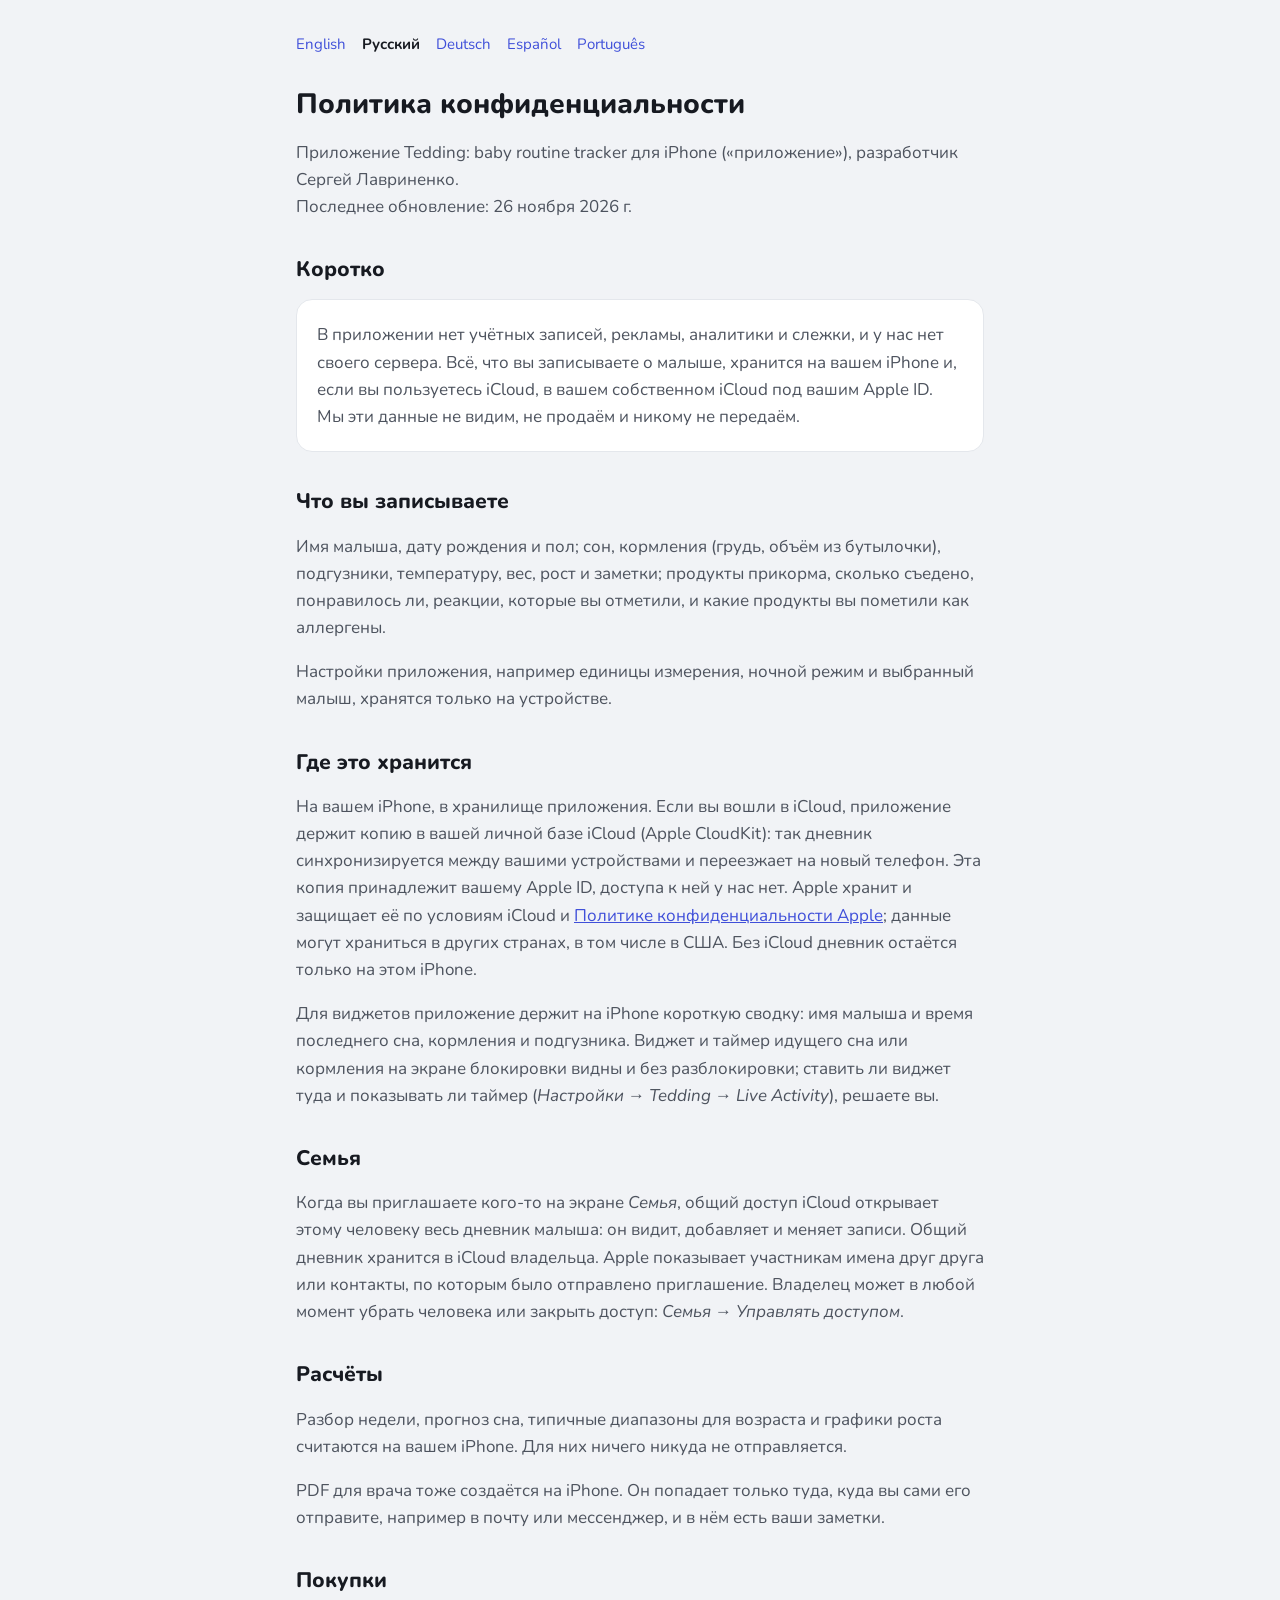
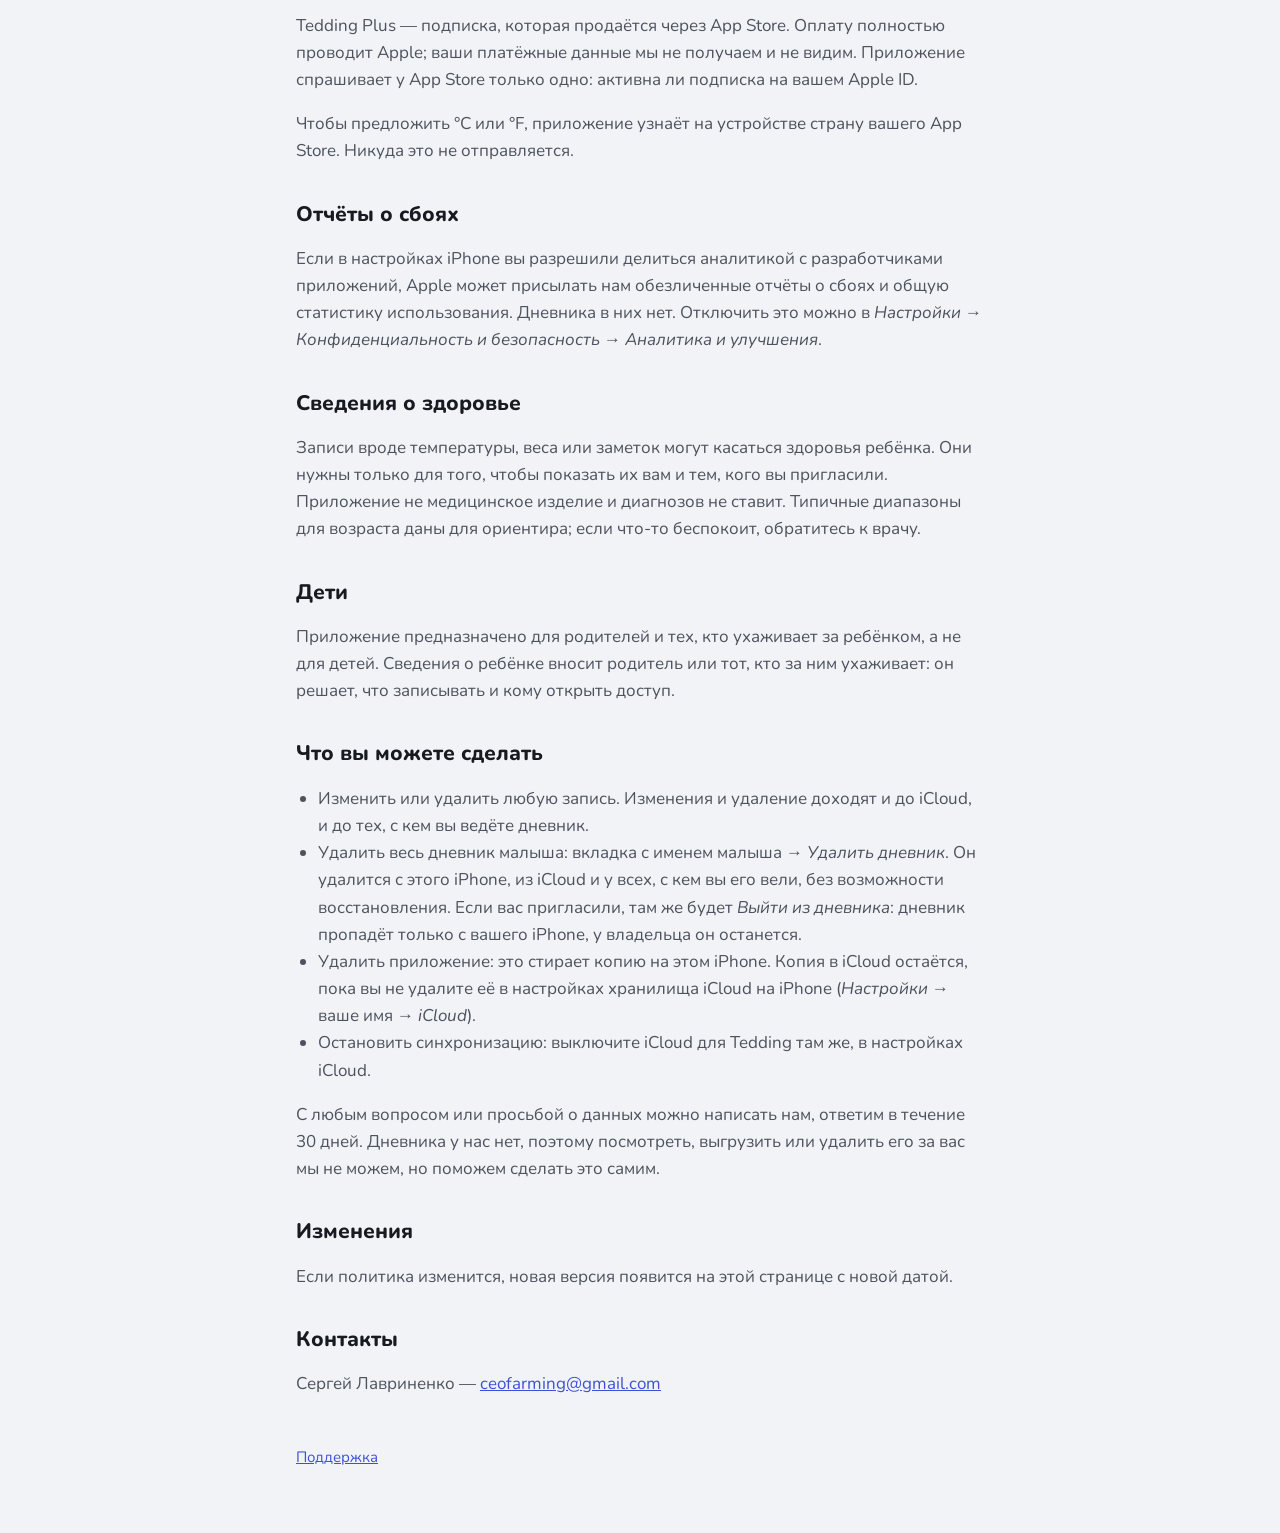
<file: ru/privacy.html>
<!doctype html>
<html lang="ru">
<head>
  <meta charset="utf-8">
  <meta name="viewport" content="width=device-width, initial-scale=1">
  <title>Tedding — Политика конфиденциальности</title>
  <meta name="description" content="Как Tedding, дневник режима малыша, обращается с вашими данными.">
  <link rel="icon" href="../icon.svg" type="image/svg+xml">
  <link rel="preconnect" href="https://fonts.googleapis.com">
  <link rel="preconnect" href="https://fonts.gstatic.com" crossorigin>
  <link rel="stylesheet" href="https://fonts.googleapis.com/css2?family=Nunito:wght@400;700;800&display=swap">
  <link rel="stylesheet" href="../style.css">
  <link rel="alternate" hreflang="en" href="https://teslavr.github.io/tedding/privacy.html">
  <link rel="alternate" hreflang="ru" href="https://teslavr.github.io/tedding/ru/privacy.html">
  <link rel="alternate" hreflang="de" href="https://teslavr.github.io/tedding/de/privacy.html">
  <link rel="alternate" hreflang="es" href="https://teslavr.github.io/tedding/es/privacy.html">
  <link rel="alternate" hreflang="pt-BR" href="https://teslavr.github.io/tedding/pt/privacy.html">
</head>
<body>
<main>
  <nav class="langs" aria-label="Language">
    <a href="../privacy.html" hreflang="en">English</a>
    <a href="privacy.html" aria-current="page">Русский</a>
    <a href="../de/privacy.html" hreflang="de">Deutsch</a>
    <a href="../es/privacy.html" hreflang="es">Español</a>
    <a href="../pt/privacy.html" hreflang="pt-BR">Português</a>
  </nav>
  <h1>Политика конфиденциальности</h1>
  <p>Приложение Tedding: baby routine tracker для iPhone («приложение»), разработчик Сергей Лавриненко.<br>
  Последнее обновление: 26 ноября 2026 г.</p>

  <h2>Коротко</h2>
  <div class="card">
    <p>В приложении нет учётных записей, рекламы, аналитики и слежки, и у нас нет своего сервера. Всё,
    что вы записываете о малыше, хранится на вашем iPhone и, если вы пользуетесь iCloud, в вашем
    собственном iCloud под вашим Apple ID. Мы эти данные не видим, не продаём и никому не передаём.</p>
  </div>

  <h2>Что вы записываете</h2>
  <p>Имя малыша, дату рождения и пол; сон, кормления (грудь, объём из бутылочки), подгузники,
  температуру, вес, рост и заметки; продукты прикорма, сколько съедено, понравилось ли, реакции, которые
  вы отметили, и какие продукты вы пометили как аллергены.</p>
  <p>Настройки приложения, например единицы измерения, ночной режим и выбранный малыш, хранятся только
  на устройстве.</p>

  <h2>Где это хранится</h2>
  <p>На вашем iPhone, в хранилище приложения. Если вы вошли в iCloud, приложение держит копию в вашей
  личной базе iCloud (Apple CloudKit): так дневник синхронизируется между вашими устройствами и
  переезжает на новый телефон. Эта копия принадлежит вашему Apple ID, доступа к ней у нас нет. Apple
  хранит и защищает её по условиям iCloud и
  <a href="https://www.apple.com/legal/privacy/ru/">Политике конфиденциальности Apple</a>; данные могут
  храниться в других странах, в том числе в США. Без iCloud дневник остаётся только на этом iPhone.</p>
  <p>Для виджетов приложение держит на iPhone короткую сводку: имя малыша и время последнего сна,
  кормления и подгузника. Виджет и таймер идущего сна или кормления на экране блокировки видны и без разблокировки; ставить ли
  виджет туда и показывать ли таймер (<em>Настройки</em> → <em>Tedding</em> → <em>Live Activity</em>), решаете вы.</p>

  <h2>Семья</h2>
  <p>Когда вы приглашаете кого-то на экране <em>Семья</em>, общий доступ iCloud открывает этому человеку
  весь дневник малыша: он видит, добавляет и меняет записи. Общий дневник хранится в iCloud владельца.
  Apple показывает участникам имена друг друга или контакты, по которым было отправлено приглашение.
  Владелец может в любой момент убрать человека или закрыть доступ: <em>Семья</em> →
  <em>Управлять доступом</em>.</p>

  <h2>Расчёты</h2>
  <p>Разбор недели, прогноз сна, типичные диапазоны для возраста и графики роста считаются на вашем
  iPhone. Для них ничего никуда не отправляется.</p>
  <p>PDF для врача тоже создаётся на iPhone. Он попадает только туда, куда вы сами его отправите, например
  в почту или мессенджер, и в нём есть ваши заметки.</p>

  <h2>Покупки</h2>
  <p>Tedding Plus — подписка, которая продаётся через App Store. Оплату полностью проводит Apple; ваши
  платёжные данные мы не получаем и не видим. Приложение спрашивает у App Store только одно: активна ли
  подписка на вашем Apple ID.</p>
  <p>Чтобы предложить °C или °F, приложение узнаёт на устройстве страну вашего App Store. Никуда это не
  отправляется.</p>

  <h2>Отчёты о сбоях</h2>
  <p>Если в настройках iPhone вы разрешили делиться аналитикой с разработчиками приложений, Apple может
  присылать нам обезличенные отчёты о сбоях и общую статистику использования. Дневника в них нет.
  Отключить это можно в <em>Настройки</em> → <em>Конфиденциальность и безопасность</em> →
  <em>Аналитика и улучшения</em>.</p>

  <h2>Сведения о здоровье</h2>
  <p>Записи вроде температуры, веса или заметок могут касаться здоровья ребёнка. Они нужны только для
  того, чтобы показать их вам и тем, кого вы пригласили. Приложение не медицинское изделие и диагнозов не
  ставит. Типичные диапазоны для возраста даны для ориентира; если что-то беспокоит, обратитесь к врачу.</p>

  <h2>Дети</h2>
  <p>Приложение предназначено для родителей и тех, кто ухаживает за ребёнком, а не для детей. Сведения о
  ребёнке вносит родитель или тот, кто за ним ухаживает: он решает, что записывать и кому открыть доступ.</p>

  <h2>Что вы можете сделать</h2>
  <ul>
    <li>Изменить или удалить любую запись. Изменения и удаление доходят и до iCloud, и до тех, с кем вы
    ведёте дневник.</li>
    <li>Удалить весь дневник малыша: вкладка с именем малыша → <em>Удалить дневник</em>. Он удалится с
    этого iPhone, из iCloud и у всех, с кем вы его вели, без возможности восстановления. Если вас
    пригласили, там же будет <em>Выйти из дневника</em>: дневник пропадёт только с вашего iPhone, у
    владельца он останется.</li>
    <li>Удалить приложение: это стирает копию на этом iPhone. Копия в iCloud остаётся, пока вы не удалите
    её в настройках хранилища iCloud на iPhone (<em>Настройки</em> → ваше имя → <em>iCloud</em>).</li>
    <li>Остановить синхронизацию: выключите iCloud для Tedding там же, в настройках iCloud.</li>
  </ul>
  <p>С любым вопросом или просьбой о данных можно написать нам, ответим в течение 30 дней. Дневника у нас
  нет, поэтому посмотреть, выгрузить или удалить его за вас мы не можем, но поможем сделать это самим.</p>

  <h2>Изменения</h2>
  <p>Если политика изменится, новая версия появится на этой странице с новой датой.</p>

  <h2>Контакты</h2>
  <p>Сергей Лавриненко — <a href="mailto:ceofarming@gmail.com">ceofarming@gmail.com</a></p>

  <nav class="foot">
    <a href="./">Поддержка</a>
  </nav>
</main>
</body>
</html>
</file>
<file: style.css>
/* Tedding — support & privacy pages. Palette: day / night (Tedding/Theme/Theme.swift). */
:root {
  --bg: #f1f3f6;
  --card: #ffffff;
  --border: #e4e7ec;
  --text: #171a21;
  --muted: #4d535e;
  --accent: #3f4fd9;
  --warm: #fff1e4;
}
@media (prefers-color-scheme: dark) {
  :root {
    --bg: #12100e;
    --card: #211b17;
    --border: #30271f;
    --text: #efe4d6;
    --muted: #c4b5a5;
    --accent: #a3a9ec;
    --warm: #2a1d13;
  }
}
* { box-sizing: border-box; }
html { -webkit-text-size-adjust: 100%; }
body {
  margin: 0;
  background: var(--bg);
  color: var(--text);
  font: 17px/1.6 "Nunito", -apple-system, BlinkMacSystemFont, "Segoe UI", Roboto, sans-serif;
}
main { max-width: 720px; margin: 0 auto; padding: 32px 16px 64px; }
.langs { display: flex; flex-wrap: wrap; gap: 4px 16px; font-size: 15px; margin-bottom: 32px; }
.langs a { text-decoration: none; }
.langs [aria-current] { color: var(--text); font-weight: 700; }
header { display: flex; align-items: center; gap: 16px; margin-bottom: 28px; }
header img { width: 72px; height: 72px; flex: none; }
h1, h2 { font-weight: 800; }
h1 { font-size: 28px; line-height: 1.2; margin: 0; }
h2 { font-size: 21px; line-height: 1.3; margin: 36px 0 8px; }
p, li { color: var(--muted); }
strong { color: var(--text); }
a { color: var(--accent); overflow-wrap: anywhere; }
ul { padding-left: 22px; }
.card {
  background: var(--card); border: 1px solid var(--border);
  border-radius: 16px; padding: 4px 20px; margin: 16px 0;
}
.card.warm { background: var(--warm); }
nav.foot { margin-top: 48px; font-size: 15px; display: flex; flex-wrap: wrap; gap: 8px 20px; }
</file>
